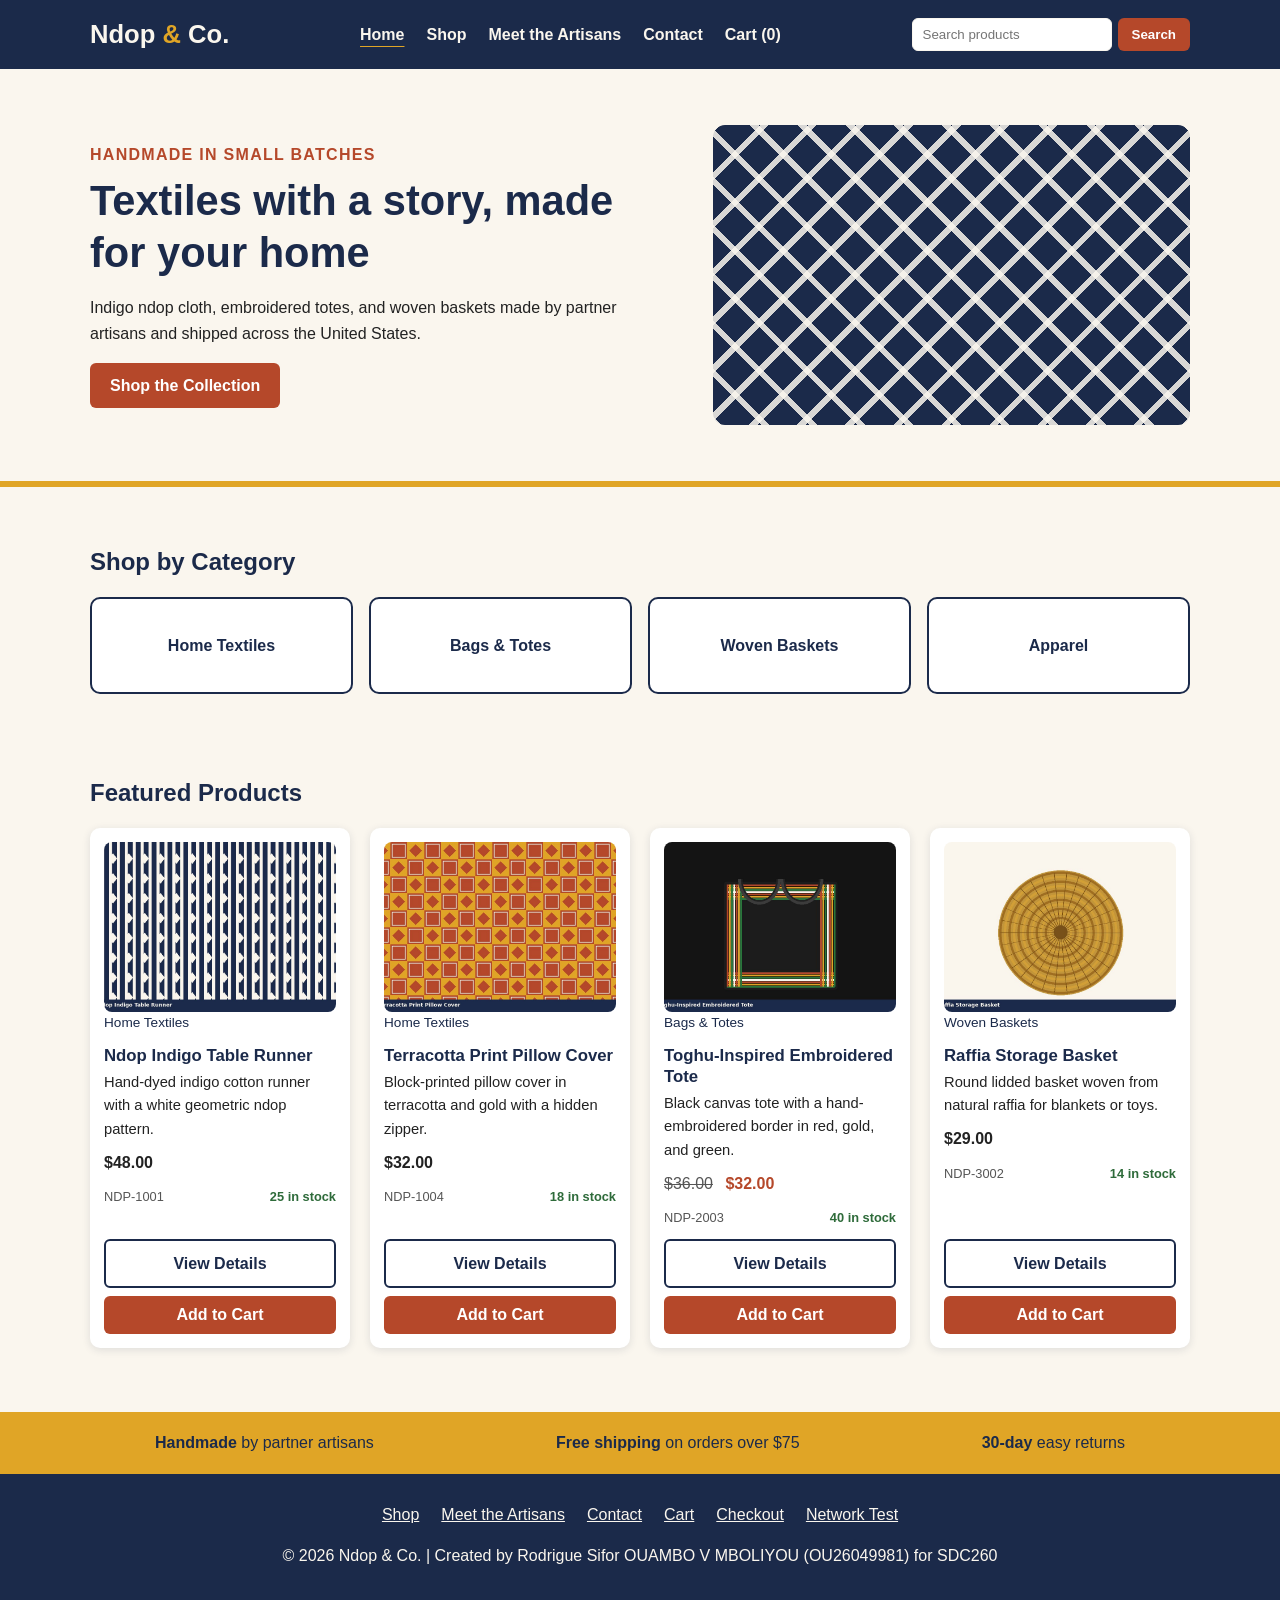
<file: index.html>
<!DOCTYPE html>
<html lang="en">
<head>
    <!--
        Project: SDC260 5.5 Project - Grand Opening (Ndop & Co. online store)
        Author: Rodrigue Sifor OUAMBO V MBOLIYOU (Student ID: OU26049981)
        Date: November 24, 2026 (last updated)
        Purpose: Store homepage for Ndop &amp; Co. This Week 2 version keeps the semantic homepage layout from the proposal and uses the shared brand stylesheet, real product images, and a responsive header with a mobile menu.
    -->
    <meta charset="UTF-8">
    <meta name="viewport" content="width=device-width, initial-scale=1.0">
    <meta name="description" content="Ndop &amp; Co. - handmade, Cameroonian-inspired textiles and home goods.">
    <title>Ndop &amp; Co. | Handmade Textiles &amp; Home Goods</title>
    <link rel="icon" href="images/favicon.svg" type="image/svg+xml">
    <link rel="stylesheet" href="css/styles.css">
</head>
<body>
    <a class="skip-link" href="#main">Skip to main content</a>

    <header class="site-header">
        <div class="container header-inner">
            <a class="logo" href="index.html" aria-label="Ndop and Co. home">Ndop <span>&amp;</span> Co.</a>

            <input type="checkbox" id="nav-toggle" class="nav-toggle" aria-label="Show or hide the main menu">
            <label for="nav-toggle" class="menu-button">Menu</label>
            <nav aria-label="Main">
                <ul class="nav-list">
                        <li><a href="index.html" aria-current="page">Home</a></li>
                        <li><a href="shop.html">Shop</a></li>
                        <li><a href="about.html">Meet the Artisans</a></li>
                        <li><a href="contact.html">Contact</a></li>
                        <li><a href="cart.html">Cart (0)</a></li>
                </ul>
            </nav>

            <form class="search" action="shop.html" method="get" role="search">
                <label for="q" class="visually-hidden">Search products</label>
                <input type="search" id="q" name="q" placeholder="Search products">
                <button type="submit">Search</button>
            </form>
        </div>
    </header>
    <main id="main">

        <section class="hero" aria-labelledby="hero-title">
            <div class="container hero-inner">
                <div class="hero-text">
                    <p class="eyebrow">Handmade in small batches</p>
                    <h1 id="hero-title">Textiles with a story, made for your home</h1>
                    <p>Indigo ndop cloth, embroidered totes, and woven baskets made by partner artisans and shipped across the United States.</p>
                    <a class="btn btn-primary" href="shop.html">Shop the Collection</a>
                </div>
                <div class="hero-art" role="img" aria-label="Pattern inspired by indigo ndop cloth"></div>
            </div>
        </section>

        <section class="container categories" aria-labelledby="cat-title">
            <h2 id="cat-title">Shop by Category</h2>
            <ul class="tile-grid">
                <li><a class="tile" href="shop.html?q=textiles">Home Textiles</a></li>
                <li><a class="tile" href="shop.html?q=tote">Bags &amp; Totes</a></li>
                <li><a class="tile" href="shop.html?q=raffia">Woven Baskets</a></li>
                <li><a class="tile" href="shop.html?q=apparel">Apparel</a></li>
            </ul>
        </section>

        <section class="container featured" aria-labelledby="feat-title">
            <h2 id="feat-title">Featured Products</h2>
            <!-- Featured cards are created by js/shop.js from js/products.js -->
            <div class="product-grid" id="featured-grid"></div>
        </section>

        <section class="promises" aria-label="Store promises">
            <ul class="container promise-list">
                <li><strong>Handmade</strong> by partner artisans</li>
                <li><strong>Free shipping</strong> on orders over $75</li>
                <li><strong>30-day</strong> easy returns</li>
            </ul>
        </section>

    </main>

    <footer class="site-footer">
        <div class="container">
            <nav aria-label="Footer">
                <ul class="footer-links">
                    <li><a href="shop.html">Shop</a></li>
                    <li><a href="about.html">Meet the Artisans</a></li>
                    <li><a href="contact.html">Contact</a></li>
                    <li><a href="cart.html">Cart</a></li>
                    <li><a href="checkout.html">Checkout</a></li>
                    <li><a href="network.html">Network Test</a></li>
                </ul>
            </nav>
            <p>&copy; 2026 Ndop &amp; Co. | Created by Rodrigue Sifor OUAMBO V MBOLIYOU (OU26049981) for SDC260</p>
        </div>
    </footer>

    <script src="js/products.js"></script>
    <script src="js/cart.js"></script>
    <script src="js/coupons.js"></script>
    <script src="js/shop.js"></script>
</body>
</html>
</file>
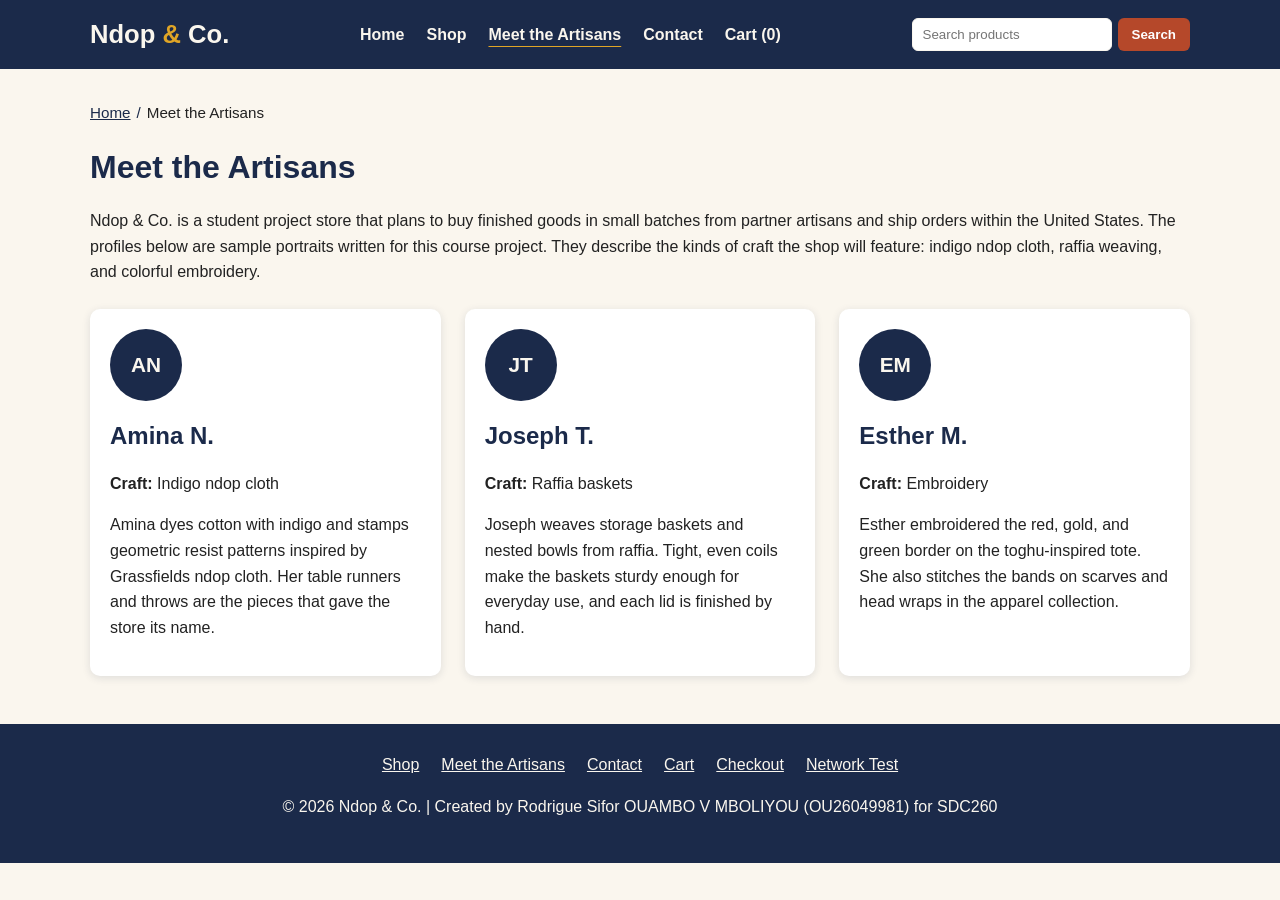
<file: about.html>
<!DOCTYPE html>
<html lang="en">
<head>
    <!--
        Project: SDC260 5.5 Project - Grand Opening (Ndop & Co. online store)
        Author: Rodrigue Sifor OUAMBO V MBOLIYOU (Student ID: OU26049981)
        Date: November 24, 2026 (last updated)
        Purpose: Meet the Artisans page for Ndop &amp; Co. It introduces the store's focus on Cameroonian-inspired textiles and presents three fictional partner artisan profiles for this student project, using initial avatars instead of photographs.
    -->
    <meta charset="UTF-8">
    <meta name="viewport" content="width=device-width, initial-scale=1.0">
    <meta name="description" content="Ndop &amp; Co. - handmade, Cameroonian-inspired textiles and home goods.">
    <title>Meet the Artisans | Ndop &amp; Co.</title>
    <link rel="icon" href="images/favicon.svg" type="image/svg+xml">
    <link rel="stylesheet" href="css/styles.css">
</head>
<body>
    <a class="skip-link" href="#main">Skip to main content</a>

    <header class="site-header">
        <div class="container header-inner">
            <a class="logo" href="index.html" aria-label="Ndop and Co. home">Ndop <span>&amp;</span> Co.</a>

            <input type="checkbox" id="nav-toggle" class="nav-toggle" aria-label="Show or hide the main menu">
            <label for="nav-toggle" class="menu-button">Menu</label>
            <nav aria-label="Main">
                <ul class="nav-list">
                        <li><a href="index.html">Home</a></li>
                        <li><a href="shop.html">Shop</a></li>
                        <li><a href="about.html" aria-current="page">Meet the Artisans</a></li>
                        <li><a href="contact.html">Contact</a></li>
                        <li><a href="cart.html">Cart (0)</a></li>
                </ul>
            </nav>

            <form class="search" action="shop.html" method="get" role="search">
                <label for="q" class="visually-hidden">Search products</label>
                <input type="search" id="q" name="q" placeholder="Search products">
                <button type="submit">Search</button>
            </form>
        </div>
    </header>
    <main id="main">
        <header class="container page-hero">
            <nav class="breadcrumb" aria-label="Breadcrumb">
                <ol>
                    <li><a href="index.html">Home</a></li>
                    <li aria-current="page">Meet the Artisans</li>
                </ol>
            </nav>
            <h1>Meet the Artisans</h1>
            <p>Ndop &amp; Co. is a student project store that plans to buy finished goods in small batches from partner artisans and ship orders within the United States. The profiles below are sample portraits written for this course project. They describe the kinds of craft the shop will feature: indigo ndop cloth, raffia weaving, and colorful embroidery.</p>
        </header>

        <div class="container artisan-grid">
            <article class="artisan-card">
                <div class="avatar" aria-hidden="true">AN</div>
                <h2>Amina N.</h2>
                <p><strong>Craft:</strong> Indigo ndop cloth</p>
                <p>Amina dyes cotton with indigo and stamps geometric resist patterns inspired by Grassfields ndop cloth. Her table runners and throws are the pieces that gave the store its name.</p>
            </article>
            <article class="artisan-card">
                <div class="avatar" aria-hidden="true">JT</div>
                <h2>Joseph T.</h2>
                <p><strong>Craft:</strong> Raffia baskets</p>
                <p>Joseph weaves storage baskets and nested bowls from raffia. Tight, even coils make the baskets sturdy enough for everyday use, and each lid is finished by hand.</p>
            </article>
            <article class="artisan-card">
                <div class="avatar" aria-hidden="true">EM</div>
                <h2>Esther M.</h2>
                <p><strong>Craft:</strong> Embroidery</p>
                <p>Esther embroidered the red, gold, and green border on the toghu-inspired tote. She also stitches the bands on scarves and head wraps in the apparel collection.</p>
            </article>
        </div>
    </main>

    <footer class="site-footer">
        <div class="container">
            <nav aria-label="Footer">
                <ul class="footer-links">
                    <li><a href="shop.html">Shop</a></li>
                    <li><a href="about.html">Meet the Artisans</a></li>
                    <li><a href="contact.html">Contact</a></li>
                    <li><a href="cart.html">Cart</a></li>
                    <li><a href="checkout.html">Checkout</a></li>
                    <li><a href="network.html">Network Test</a></li>
                </ul>
            </nav>
            <p>&copy; 2026 Ndop &amp; Co. | Created by Rodrigue Sifor OUAMBO V MBOLIYOU (OU26049981) for SDC260</p>
        </div>
    </footer>

    <script src="js/products.js"></script>
    <script src="js/cart.js"></script>
</body>
</html>
</file>
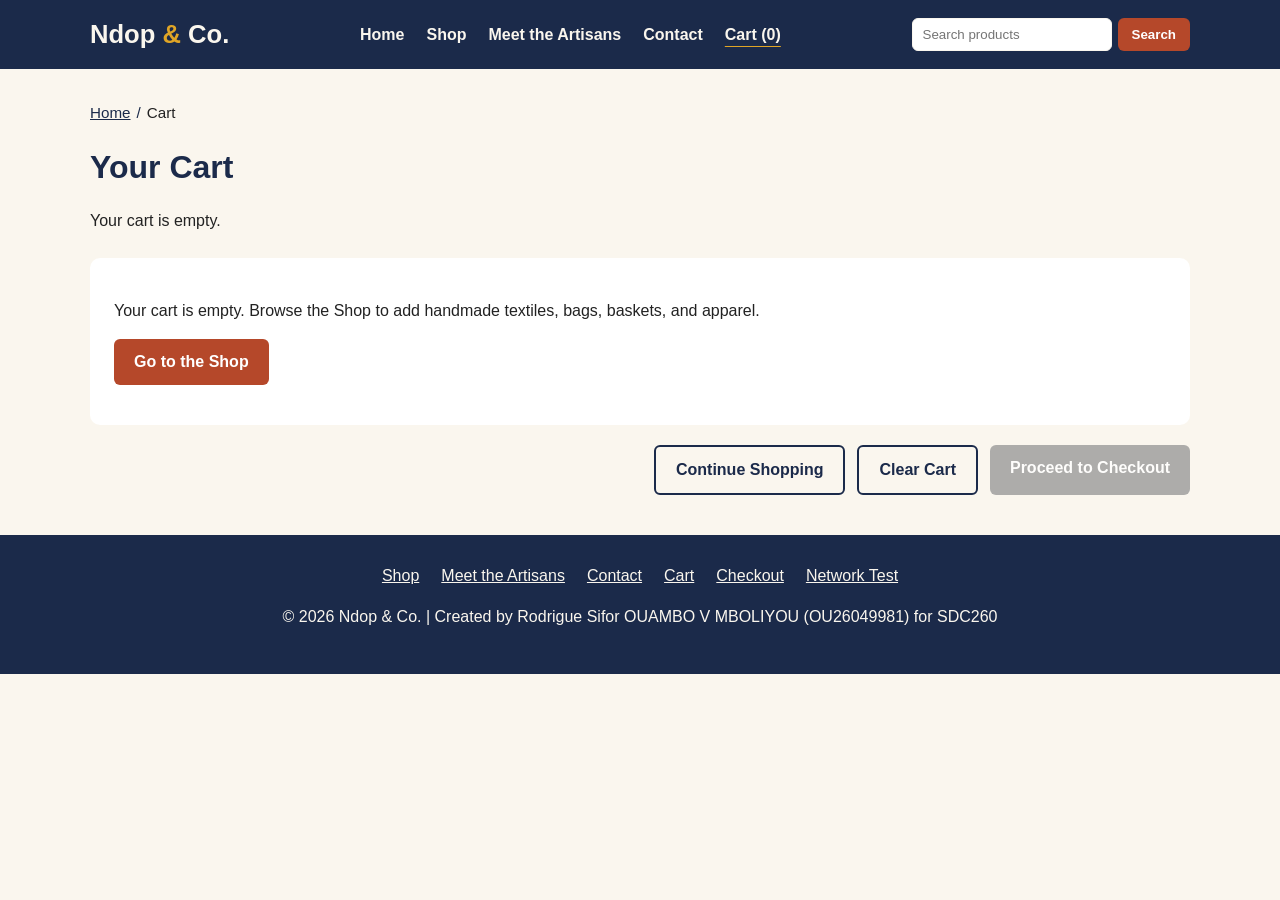
<file: cart.html>
<!DOCTYPE html>
<html lang="en">
<head>
    <!--
        Project: SDC260 5.5 Project - Grand Opening (Ndop & Co. online store)
        Author: Rodrigue Sifor OUAMBO V MBOLIYOU (Student ID: OU26049981)
        Date: November 24, 2026 (last updated)
        Purpose: Shopping cart page for Ndop &amp; Co. Week 4: the cart is built from the cart saved in localStorage, with quantity buttons, Remove, Clear Cart, live totals, and a button to Checkout.
    -->
    <meta charset="UTF-8">
    <meta name="viewport" content="width=device-width, initial-scale=1.0">
    <meta name="description" content="Ndop &amp; Co. - handmade, Cameroonian-inspired textiles and home goods.">
    <title>Your Cart | Ndop &amp; Co.</title>
    <link rel="icon" href="images/favicon.svg" type="image/svg+xml">
    <link rel="stylesheet" href="css/styles.css">
</head>
<body>
    <a class="skip-link" href="#main">Skip to main content</a>

    <header class="site-header">
        <div class="container header-inner">
            <a class="logo" href="index.html" aria-label="Ndop and Co. home">Ndop <span>&amp;</span> Co.</a>

            <input type="checkbox" id="nav-toggle" class="nav-toggle" aria-label="Show or hide the main menu">
            <label for="nav-toggle" class="menu-button">Menu</label>
            <nav aria-label="Main">
                <ul class="nav-list">
                        <li><a href="index.html">Home</a></li>
                        <li><a href="shop.html">Shop</a></li>
                        <li><a href="about.html">Meet the Artisans</a></li>
                        <li><a href="contact.html">Contact</a></li>
                        <li><a href="cart.html" aria-current="page">Cart (0)</a></li>
                </ul>
            </nav>

            <form class="search" action="shop.html" method="get" role="search">
                <label for="q" class="visually-hidden">Search products</label>
                <input type="search" id="q" name="q" placeholder="Search products">
                <button type="submit">Search</button>
            </form>
        </div>
    </header>
    <main id="main">
        <header class="container page-hero">
            <nav class="breadcrumb" aria-label="Breadcrumb">
                <ol>
                    <li><a href="index.html">Home</a></li>
                    <li aria-current="page">Cart</li>
                </ol>
            </nav>
            <h1>Your Cart</h1>
            <p id="cart-intro">Loading your cart...</p>
        </header>

        <div class="container">
            <div id="cart-empty" class="empty-state" hidden>
                <p>Your cart is empty. Browse the Shop to add handmade textiles, bags, baskets, and apparel.</p>
                <p><a class="btn btn-primary" href="shop.html">Go to the Shop</a></p>
            </div>

            <table class="cart-table" id="cart-table">
                <caption class="visually-hidden">Items in the cart</caption>
                <thead>
                    <tr>
                        <th scope="col">Item</th>
                        <th scope="col">Price</th>
                        <th scope="col">Quantity</th>
                        <th scope="col">Line total</th>
                        <th scope="col"><span class="visually-hidden">Remove</span></th>
                    </tr>
                </thead>
                <tbody id="cart-body"></tbody>
            </table>

            <div class="totals" id="cart-totals">
                <p><span>Subtotal</span> <span id="cart-subtotal">$0.00</span></p>
                <p><span>Shipping</span> <span id="cart-shipping">Free</span></p>
                <p><span>Estimated tax (6%)</span> <span id="cart-tax">$0.00</span></p>
                <p class="grand"><span>Total</span> <span id="cart-total">$0.00</span></p>
                <p class="note" id="shipping-hint"></p>
            </div>

            <p class="cart-actions">
                <a class="btn btn-secondary" href="shop.html">Continue Shopping</a>
                <button type="button" class="btn btn-secondary" id="clear-cart">Clear Cart</button>
                <a class="btn btn-primary" id="checkout-link" href="checkout.html">Proceed to Checkout</a>
            </p>
        </div>
    </main>

    <footer class="site-footer">
        <div class="container">
            <nav aria-label="Footer">
                <ul class="footer-links">
                    <li><a href="shop.html">Shop</a></li>
                    <li><a href="about.html">Meet the Artisans</a></li>
                    <li><a href="contact.html">Contact</a></li>
                    <li><a href="cart.html">Cart</a></li>
                    <li><a href="checkout.html">Checkout</a></li>
                    <li><a href="network.html">Network Test</a></li>
                </ul>
            </nav>
            <p>&copy; 2026 Ndop &amp; Co. | Created by Rodrigue Sifor OUAMBO V MBOLIYOU (OU26049981) for SDC260</p>
        </div>
    </footer>

    <script src="js/products.js"></script>
    <script src="js/cart.js"></script>
    <script src="js/cart-page.js"></script>
</body>
</html>
</file>
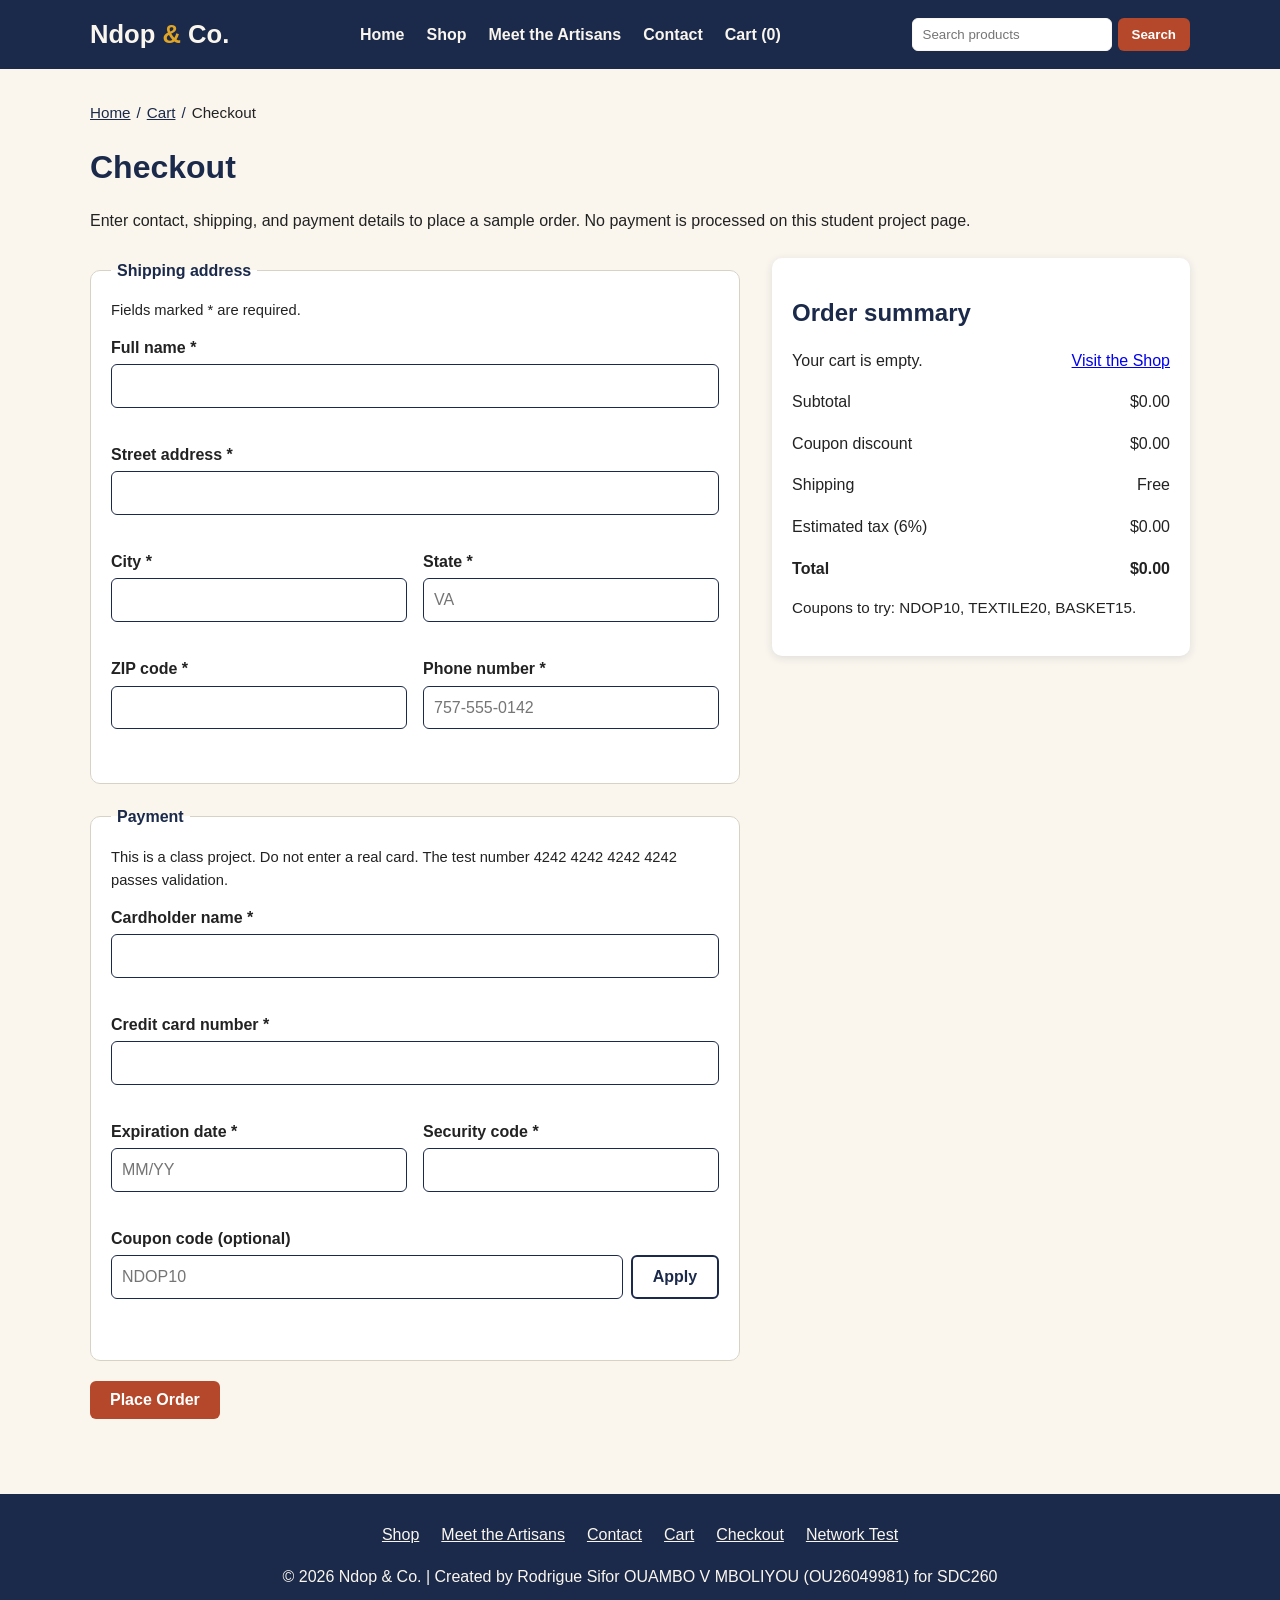
<file: checkout.html>
<!DOCTYPE html>
<html lang="en">
<head>
    <!--
        Project: SDC260 5.5 Project - Grand Opening (Ndop & Co. online store)
        Author: Rodrigue Sifor OUAMBO V MBOLIYOU (Student ID: OU26049981)
        Date: November 24, 2026 (last updated)
        Purpose: Checkout page for Ndop &amp; Co. It has a Shipping form and a Purchase form with required fields, a coupon code box, and a live order summary. js/validation.js checks every required field and js/checkout.js applies coupons and recalculates the totals.
    -->
    <meta charset="UTF-8">
    <meta name="viewport" content="width=device-width, initial-scale=1.0">
    <meta name="description" content="Ndop &amp; Co. - handmade, Cameroonian-inspired textiles and home goods.">
    <title>Checkout | Ndop &amp; Co.</title>
    <link rel="icon" href="images/favicon.svg" type="image/svg+xml">
    <link rel="stylesheet" href="css/styles.css">
</head>
<body>
    <a class="skip-link" href="#main">Skip to main content</a>

    <header class="site-header">
        <div class="container header-inner">
            <a class="logo" href="index.html" aria-label="Ndop and Co. home">Ndop <span>&amp;</span> Co.</a>

            <input type="checkbox" id="nav-toggle" class="nav-toggle" aria-label="Show or hide the main menu">
            <label for="nav-toggle" class="menu-button">Menu</label>
            <nav aria-label="Main">
                <ul class="nav-list">
                        <li><a href="index.html">Home</a></li>
                        <li><a href="shop.html">Shop</a></li>
                        <li><a href="about.html">Meet the Artisans</a></li>
                        <li><a href="contact.html">Contact</a></li>
                        <li><a href="cart.html">Cart (0)</a></li>
                </ul>
            </nav>

            <form class="search" action="shop.html" method="get" role="search">
                <label for="q" class="visually-hidden">Search products</label>
                <input type="search" id="q" name="q" placeholder="Search products">
                <button type="submit">Search</button>
            </form>
        </div>
    </header>
    <main id="main">
        <header class="container page-hero">
            <nav class="breadcrumb" aria-label="Breadcrumb">
                <ol>
                    <li><a href="index.html">Home</a></li>
                    <li><a href="cart.html">Cart</a></li>
                    <li aria-current="page">Checkout</li>
                </ol>
            </nav>
            <h1>Checkout</h1>
            <p>Enter contact, shipping, and payment details to place a sample order. No payment is processed on this student project page.</p>
        </header>

        <div class="container checkout-layout">
            <div class="checkout-forms">
                <!-- Shipping form -->
                <form id="shipping-form" class="checkout-form" novalidate aria-labelledby="shipping-title">
                    <fieldset>
                        <legend id="shipping-title">Shipping address</legend>
                        <p class="required-note">Fields marked * are required.</p>
                        <div class="field">
                            <label for="ship-name">Full name *</label>
                            <input type="text" id="ship-name" name="ship-name" autocomplete="name" required aria-describedby="ship-name-error">
                            <p class="error-text" id="ship-name-error" aria-live="polite"></p>
                        </div>
                        <div class="field">
                            <label for="ship-street">Street address *</label>
                            <input type="text" id="ship-street" name="ship-street" autocomplete="address-line1" required aria-describedby="ship-street-error">
                            <p class="error-text" id="ship-street-error" aria-live="polite"></p>
                        </div>
                        <div class="field-row">
                            <div class="field">
                                <label for="ship-city">City *</label>
                                <input type="text" id="ship-city" name="ship-city" autocomplete="address-level2" required aria-describedby="ship-city-error">
                                <p class="error-text" id="ship-city-error" aria-live="polite"></p>
                            </div>
                            <div class="field">
                                <label for="ship-state">State *</label>
                                <input type="text" id="ship-state" name="ship-state" autocomplete="address-level1" maxlength="2" placeholder="VA" required aria-describedby="ship-state-error">
                                <p class="error-text" id="ship-state-error" aria-live="polite"></p>
                            </div>
                        </div>
                        <div class="field-row">
                            <div class="field">
                                <label for="ship-zip">ZIP code *</label>
                                <input type="text" id="ship-zip" name="ship-zip" autocomplete="postal-code" inputmode="numeric" required aria-describedby="ship-zip-error">
                                <p class="error-text" id="ship-zip-error" aria-live="polite"></p>
                            </div>
                            <div class="field">
                                <label for="ship-phone">Phone number *</label>
                                <input type="tel" id="ship-phone" name="ship-phone" autocomplete="tel" placeholder="757-555-0142" required aria-describedby="ship-phone-error">
                                <p class="error-text" id="ship-phone-error" aria-live="polite"></p>
                            </div>
                        </div>
                    </fieldset>
                </form>

                <!-- Purchase (payment) form -->
                <form id="purchase-form" class="checkout-form" novalidate aria-labelledby="purchase-title">
                    <fieldset>
                        <legend id="purchase-title">Payment</legend>
                        <p class="required-note">This is a class project. Do not enter a real card. The test number 4242 4242 4242 4242 passes validation.</p>
                        <div class="field">
                            <label for="card-name">Cardholder name *</label>
                            <input type="text" id="card-name" name="card-name" autocomplete="cc-name" required aria-describedby="card-name-error">
                            <p class="error-text" id="card-name-error" aria-live="polite"></p>
                        </div>
                        <div class="field">
                            <label for="card-number">Credit card number *</label>
                            <input type="text" id="card-number" name="card-number" inputmode="numeric" autocomplete="cc-number" required aria-describedby="card-number-error">
                            <p class="error-text" id="card-number-error" aria-live="polite"></p>
                        </div>
                        <div class="field-row">
                            <div class="field">
                                <label for="card-exp">Expiration date *</label>
                                <input type="text" id="card-exp" name="card-exp" placeholder="MM/YY" autocomplete="cc-exp" required aria-describedby="card-exp-error">
                                <p class="error-text" id="card-exp-error" aria-live="polite"></p>
                            </div>
                            <div class="field">
                                <label for="card-cvc">Security code *</label>
                                <input type="text" id="card-cvc" name="card-cvc" inputmode="numeric" autocomplete="cc-csc" maxlength="4" required aria-describedby="card-cvc-error">
                                <p class="error-text" id="card-cvc-error" aria-live="polite"></p>
                            </div>
                        </div>
                        <div class="field">
                            <label for="coupon">Coupon code (optional)</label>
                            <div class="inline-field">
                                <input type="text" id="coupon" name="coupon" autocomplete="off" placeholder="NDOP10">
                                <button type="button" id="apply-coupon" class="btn btn-secondary">Apply</button>
                            </div>
                            <p id="coupon-message" class="form-message" aria-live="polite"></p>
                        </div>
                    </fieldset>

                    <button class="btn btn-primary" type="submit">Place Order</button>
                    <p id="checkout-status" class="form-message" aria-live="polite"></p>
                </form>
            </div>

            <aside class="order-summary" aria-labelledby="summary-title">
                <h2 id="summary-title">Order summary</h2>
                <div id="summary-lines"></div>
                <p>Subtotal <span id="summary-subtotal">$0.00</span></p>
                <p>Coupon discount <span id="summary-discount">$0.00</span></p>
                <p>Shipping <span id="summary-shipping">Free</span></p>
                <p>Estimated tax (6%) <span id="summary-tax">$0.00</span></p>
                <p class="price">Total <span id="summary-total">$0.00</span></p>
                <p class="note">Coupons to try: NDOP10, TEXTILE20, BASKET15.</p>
            </aside>
        </div>
    </main>

    <footer class="site-footer">
        <div class="container">
            <nav aria-label="Footer">
                <ul class="footer-links">
                    <li><a href="shop.html">Shop</a></li>
                    <li><a href="about.html">Meet the Artisans</a></li>
                    <li><a href="contact.html">Contact</a></li>
                    <li><a href="cart.html">Cart</a></li>
                    <li><a href="checkout.html">Checkout</a></li>
                    <li><a href="network.html">Network Test</a></li>
                </ul>
            </nav>
            <p>&copy; 2026 Ndop &amp; Co. | Created by Rodrigue Sifor OUAMBO V MBOLIYOU (OU26049981) for SDC260</p>
        </div>
    </footer>

    <script src="js/products.js"></script>
    <script src="js/cart.js"></script>
    <script src="js/coupons.js"></script>
    <script src="js/validation.js"></script>
    <script src="js/checkout.js"></script>
</body>
</html>
</file>
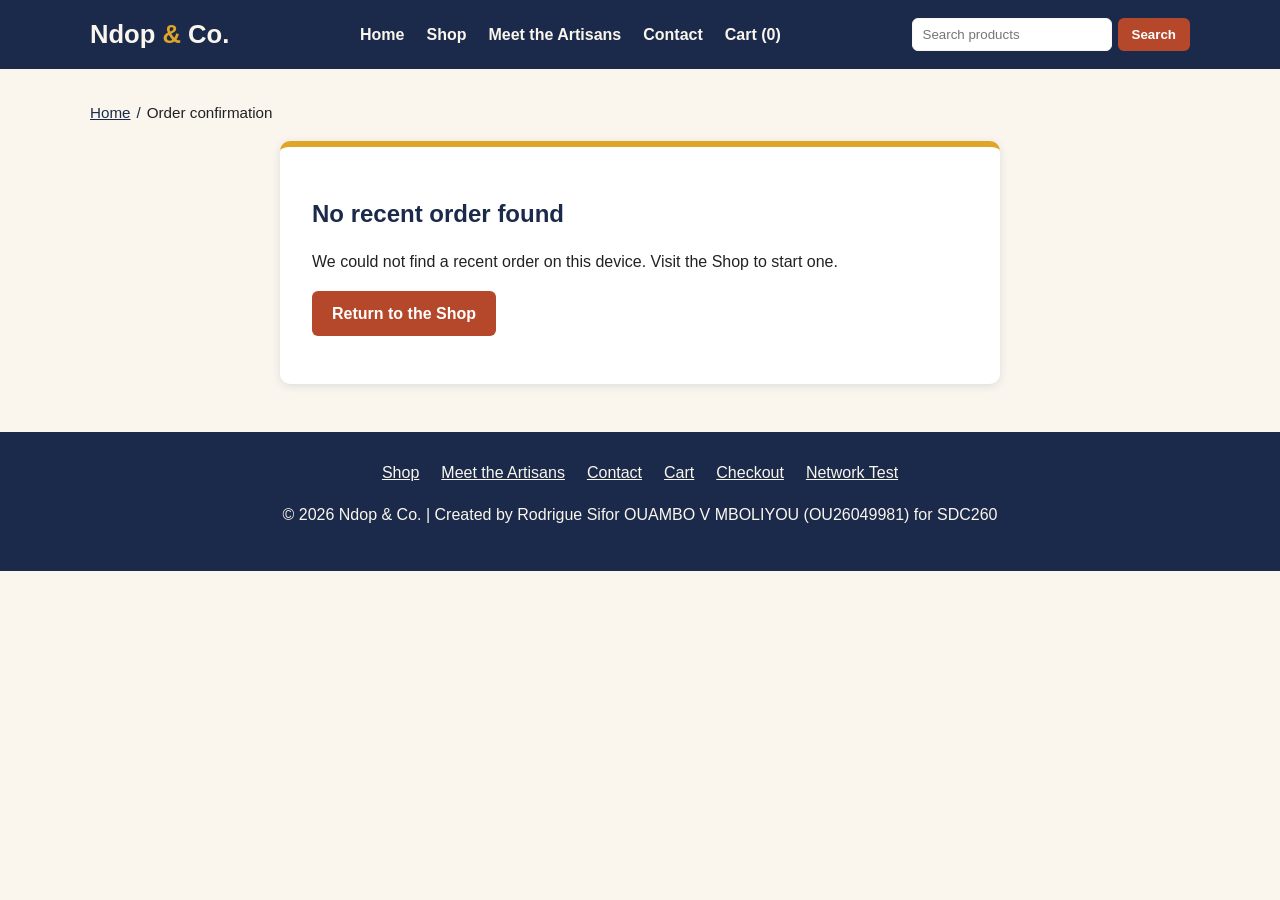
<file: confirmation.html>
<!DOCTYPE html>
<html lang="en">
<head>
    <!--
        Project: SDC260 5.5 Project - Grand Opening (Ndop & Co. online store)
        Author: Rodrigue Sifor OUAMBO V MBOLIYOU (Student ID: OU26049981)
        Date: November 24, 2026 (last updated)
        Purpose: Order Confirmation page for Ndop &amp; Co. Week 4: shows the order that was just placed (saved in localStorage by the checkout page).
    -->
    <meta charset="UTF-8">
    <meta name="viewport" content="width=device-width, initial-scale=1.0">
    <meta name="description" content="Ndop &amp; Co. - handmade, Cameroonian-inspired textiles and home goods.">
    <title>Order Confirmation | Ndop &amp; Co.</title>
    <link rel="icon" href="images/favicon.svg" type="image/svg+xml">
    <link rel="stylesheet" href="css/styles.css">
</head>
<body>
    <a class="skip-link" href="#main">Skip to main content</a>

    <header class="site-header">
        <div class="container header-inner">
            <a class="logo" href="index.html" aria-label="Ndop and Co. home">Ndop <span>&amp;</span> Co.</a>

            <input type="checkbox" id="nav-toggle" class="nav-toggle" aria-label="Show or hide the main menu">
            <label for="nav-toggle" class="menu-button">Menu</label>
            <nav aria-label="Main">
                <ul class="nav-list">
                        <li><a href="index.html">Home</a></li>
                        <li><a href="shop.html">Shop</a></li>
                        <li><a href="about.html">Meet the Artisans</a></li>
                        <li><a href="contact.html">Contact</a></li>
                        <li><a href="cart.html">Cart (0)</a></li>
                </ul>
            </nav>

            <form class="search" action="shop.html" method="get" role="search">
                <label for="q" class="visually-hidden">Search products</label>
                <input type="search" id="q" name="q" placeholder="Search products">
                <button type="submit">Search</button>
            </form>
        </div>
    </header>
    <main id="main">
        <div class="container page-hero">
            <nav class="breadcrumb" aria-label="Breadcrumb">
                <ol>
                    <li><a href="index.html">Home</a></li>
                    <li aria-current="page">Order confirmation</li>
                </ol>
            </nav>
        </div>
        <section class="container confirm-box" aria-labelledby="thanks-title">
            <h1 id="thanks-title">Thank you for your order</h1>
            <div id="confirm-details"></div>
            <p><a class="btn btn-primary" href="shop.html">Return to the Shop</a></p>
        </section>
    </main>

    <footer class="site-footer">
        <div class="container">
            <nav aria-label="Footer">
                <ul class="footer-links">
                    <li><a href="shop.html">Shop</a></li>
                    <li><a href="about.html">Meet the Artisans</a></li>
                    <li><a href="contact.html">Contact</a></li>
                    <li><a href="cart.html">Cart</a></li>
                    <li><a href="checkout.html">Checkout</a></li>
                    <li><a href="network.html">Network Test</a></li>
                </ul>
            </nav>
            <p>&copy; 2026 Ndop &amp; Co. | Created by Rodrigue Sifor OUAMBO V MBOLIYOU (OU26049981) for SDC260</p>
        </div>
    </footer>

    <script src="js/products.js"></script>
    <script src="js/cart.js"></script>
    <script src="js/confirmation.js"></script>
</body>
</html>
</file>
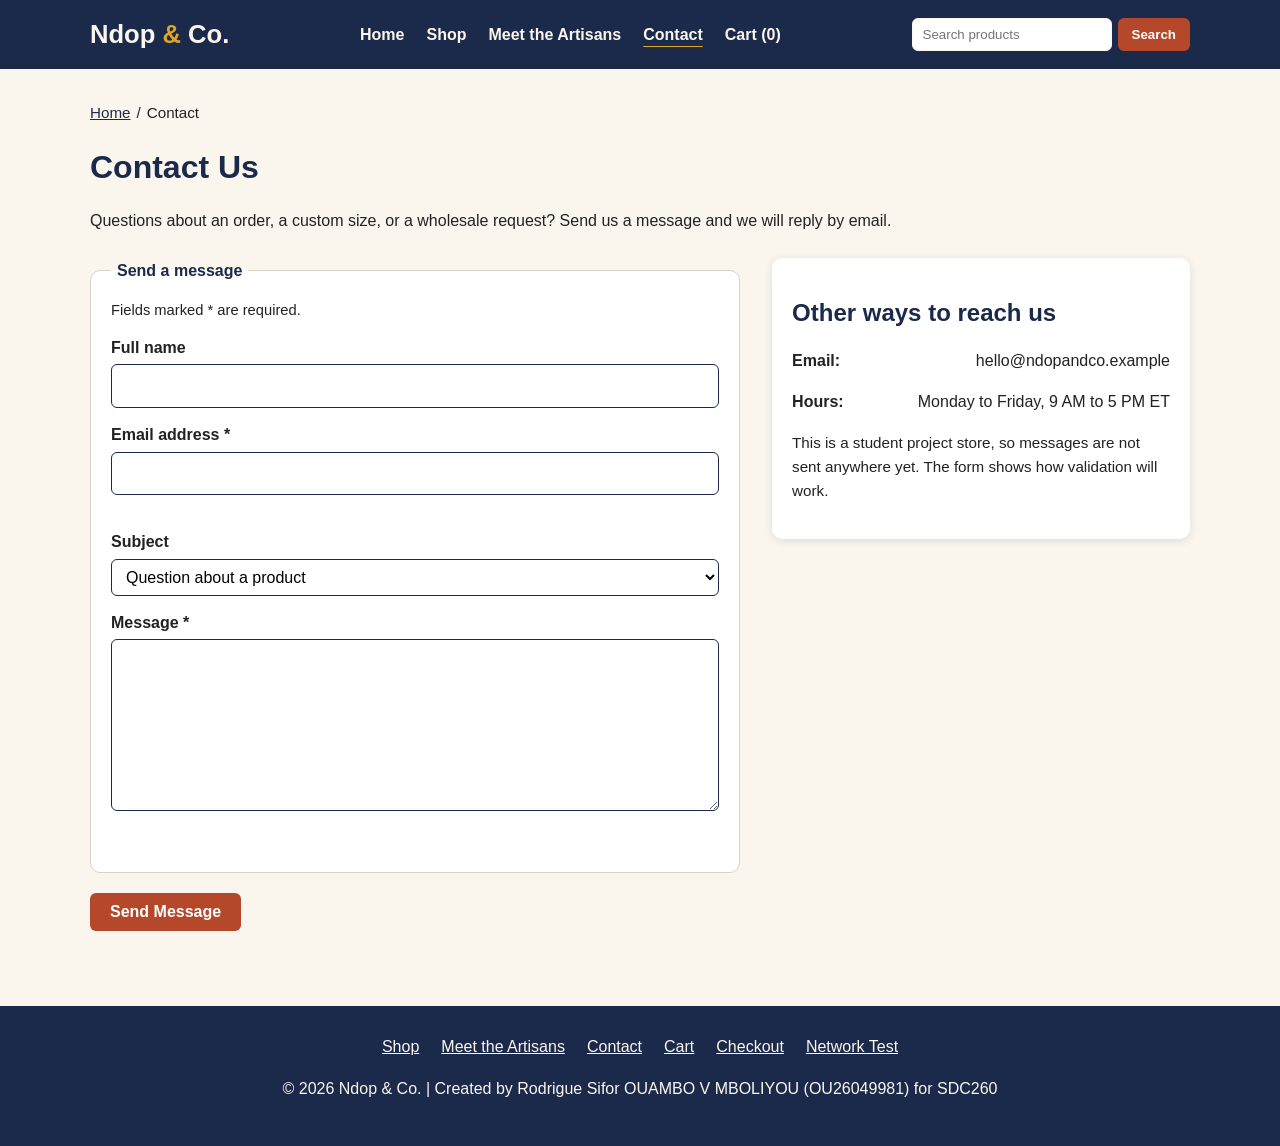
<file: contact.html>
<!DOCTYPE html>
<html lang="en">
<head>
    <!--
        Project: SDC260 5.5 Project - Grand Opening (Ndop & Co. online store)
        Author: Rodrigue Sifor OUAMBO V MBOLIYOU (Student ID: OU26049981)
        Date: November 24, 2026 (last updated)
        Purpose: Contact page for Ndop &amp; Co. (new in Week 3). The contact form asks for full name, email address (required), subject, and message (required); js/validation.js checks the required fields before the message is accepted.
    -->
    <meta charset="UTF-8">
    <meta name="viewport" content="width=device-width, initial-scale=1.0">
    <meta name="description" content="Ndop &amp; Co. - handmade, Cameroonian-inspired textiles and home goods.">
    <title>Contact Us | Ndop &amp; Co.</title>
    <link rel="icon" href="images/favicon.svg" type="image/svg+xml">
    <link rel="stylesheet" href="css/styles.css">
</head>
<body>
    <a class="skip-link" href="#main">Skip to main content</a>

    <header class="site-header">
        <div class="container header-inner">
            <a class="logo" href="index.html" aria-label="Ndop and Co. home">Ndop <span>&amp;</span> Co.</a>

            <input type="checkbox" id="nav-toggle" class="nav-toggle" aria-label="Show or hide the main menu">
            <label for="nav-toggle" class="menu-button">Menu</label>
            <nav aria-label="Main">
                <ul class="nav-list">
                        <li><a href="index.html">Home</a></li>
                        <li><a href="shop.html">Shop</a></li>
                        <li><a href="about.html">Meet the Artisans</a></li>
                        <li><a href="contact.html" aria-current="page">Contact</a></li>
                        <li><a href="cart.html">Cart (0)</a></li>
                </ul>
            </nav>

            <form class="search" action="shop.html" method="get" role="search">
                <label for="q" class="visually-hidden">Search products</label>
                <input type="search" id="q" name="q" placeholder="Search products">
                <button type="submit">Search</button>
            </form>
        </div>
    </header>
    <main id="main">
        <header class="container page-hero">
            <nav class="breadcrumb" aria-label="Breadcrumb">
                <ol>
                    <li><a href="index.html">Home</a></li>
                    <li aria-current="page">Contact</li>
                </ol>
            </nav>
            <h1>Contact Us</h1>
            <p>Questions about an order, a custom size, or a wholesale request? Send us a message and we will reply by email.</p>
        </header>

        <div class="container contact-layout">
            <form id="contact-form" class="checkout-form" novalidate>
                <fieldset>
                    <legend>Send a message</legend>
                    <p class="required-note">Fields marked * are required.</p>
                    <div class="field">
                        <label for="contact-name">Full name</label>
                        <input type="text" id="contact-name" name="contact-name" autocomplete="name">
                    </div>
                    <div class="field">
                        <label for="contact-email">Email address *</label>
                        <input type="email" id="contact-email" name="contact-email" autocomplete="email" required aria-describedby="contact-email-error">
                        <p class="error-text" id="contact-email-error" aria-live="polite"></p>
                    </div>
                    <div class="field">
                        <label for="contact-subject">Subject</label>
                        <select id="contact-subject" name="contact-subject">
                            <option>Question about a product</option>
                            <option>Order status</option>
                            <option>Custom or wholesale request</option>
                            <option>Other</option>
                        </select>
                    </div>
                    <div class="field">
                        <label for="contact-message">Message *</label>
                        <textarea id="contact-message" name="contact-message" rows="6" required aria-describedby="contact-message-error"></textarea>
                        <p class="error-text" id="contact-message-error" aria-live="polite"></p>
                    </div>
                </fieldset>
                <button type="submit" class="btn btn-primary">Send Message</button>
                <p id="contact-status" class="form-message" aria-live="polite"></p>
            </form>

            <aside class="order-summary" aria-labelledby="reach-title">
                <h2 id="reach-title">Other ways to reach us</h2>
                <p><strong>Email:</strong> hello@ndopandco.example</p>
                <p><strong>Hours:</strong> Monday to Friday, 9 AM to 5 PM ET</p>
                <p class="note">This is a student project store, so messages are not sent anywhere yet. The form shows how validation will work.</p>
            </aside>
        </div>
    </main>

    <footer class="site-footer">
        <div class="container">
            <nav aria-label="Footer">
                <ul class="footer-links">
                    <li><a href="shop.html">Shop</a></li>
                    <li><a href="about.html">Meet the Artisans</a></li>
                    <li><a href="contact.html">Contact</a></li>
                    <li><a href="cart.html">Cart</a></li>
                    <li><a href="checkout.html">Checkout</a></li>
                    <li><a href="network.html">Network Test</a></li>
                </ul>
            </nav>
            <p>&copy; 2026 Ndop &amp; Co. | Created by Rodrigue Sifor OUAMBO V MBOLIYOU (OU26049981) for SDC260</p>
        </div>
    </footer>

    <script src="js/products.js"></script>
    <script src="js/cart.js"></script>
    <script src="js/validation.js"></script>
</body>
</html>
</file>
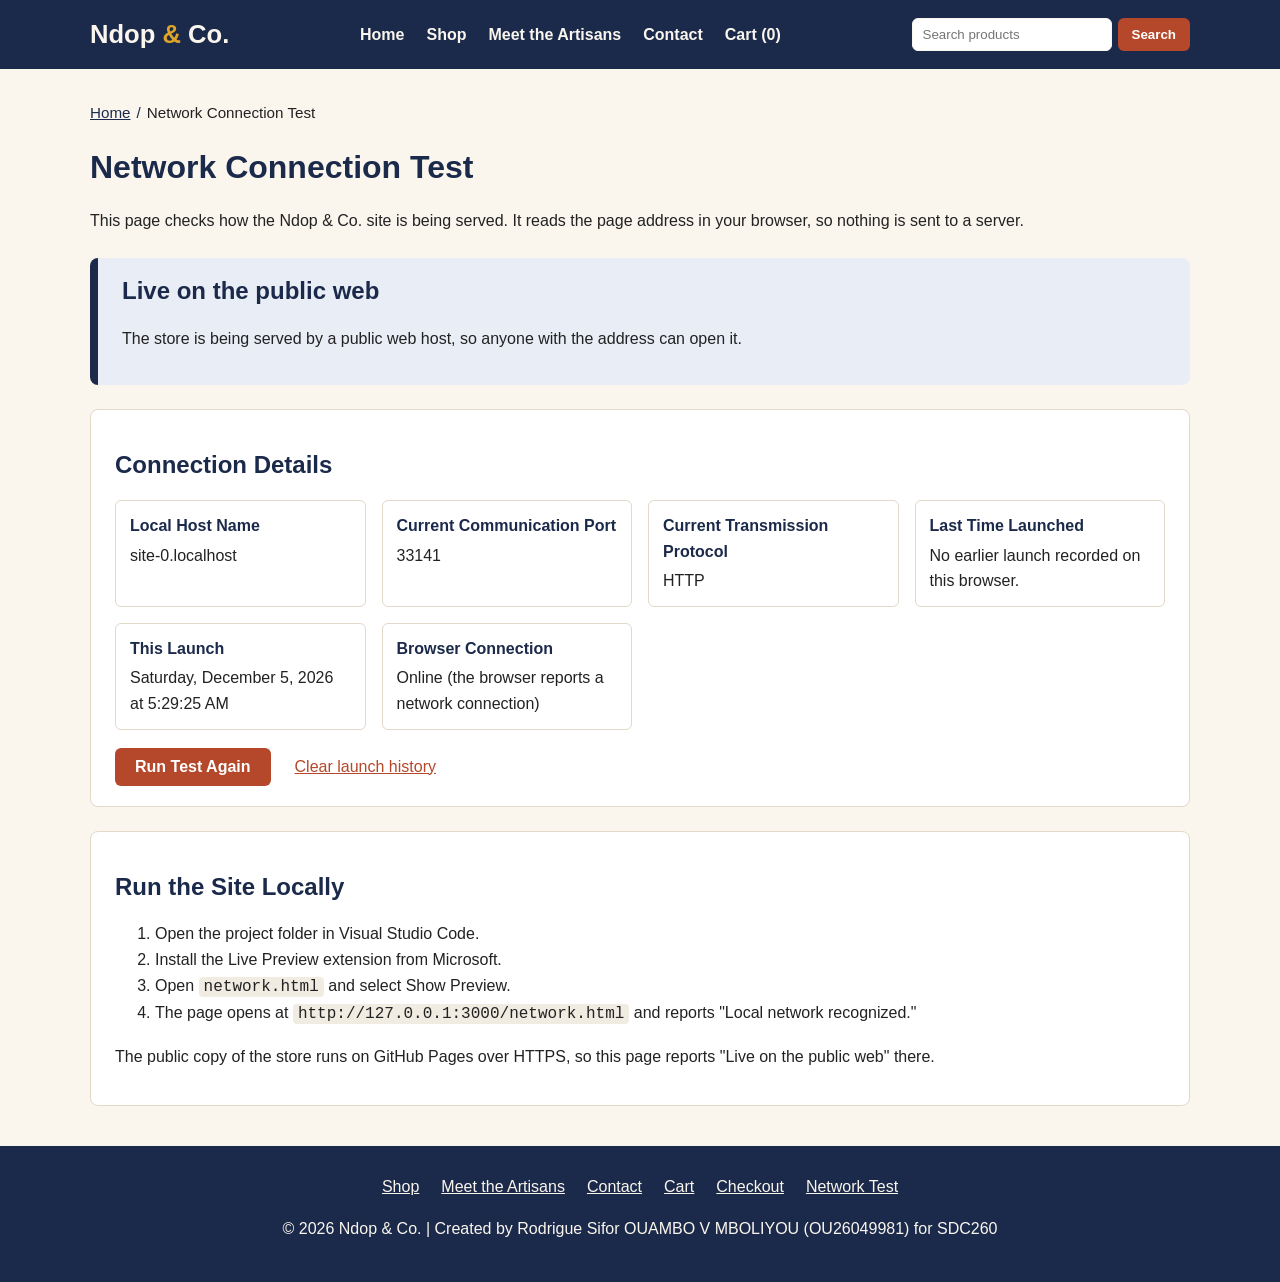
<file: network.html>
<!DOCTYPE html>
<html lang="en">
<head>
    <!--
        Project: SDC260 5.5 Project - Grand Opening (Ndop & Co. online store)
        Author: Rodrigue Sifor OUAMBO V MBOLIYOU (Student ID: OU26049981)
        Date: November 24, 2026 (last updated)
        Purpose: Network Connection Test page for Ndop &amp; Co. It reads the page address to show the Local Host Name, Current Communication Port, Current Transmission Protocol, and Last Time Launched (saved in a cookie), and it tells the visitor whether the site is running on a local development server, on the public web, or as a plain file.
    -->
    <meta charset="UTF-8">
    <meta name="viewport" content="width=device-width, initial-scale=1.0">
    <meta name="description" content="Ndop &amp; Co. - handmade, Cameroonian-inspired textiles and home goods.">
    <title>Network Connection Test | Ndop &amp; Co.</title>
    <link rel="icon" href="images/favicon.svg" type="image/svg+xml">
    <link rel="stylesheet" href="css/styles.css">
</head>
<body>
    <a class="skip-link" href="#main">Skip to main content</a>

    <header class="site-header">
        <div class="container header-inner">
            <a class="logo" href="index.html" aria-label="Ndop and Co. home">Ndop <span>&amp;</span> Co.</a>

            <input type="checkbox" id="nav-toggle" class="nav-toggle" aria-label="Show or hide the main menu">
            <label for="nav-toggle" class="menu-button">Menu</label>
            <nav aria-label="Main">
                <ul class="nav-list">
                        <li><a href="index.html">Home</a></li>
                        <li><a href="shop.html">Shop</a></li>
                        <li><a href="about.html">Meet the Artisans</a></li>
                        <li><a href="contact.html">Contact</a></li>
                        <li><a href="cart.html">Cart (0)</a></li>
                </ul>
            </nav>

            <form class="search" action="shop.html" method="get" role="search">
                <label for="q" class="visually-hidden">Search products</label>
                <input type="search" id="q" name="q" placeholder="Search products">
                <button type="submit">Search</button>
            </form>
        </div>
    </header>
    <main id="main">
        <header class="container page-hero">
            <nav class="breadcrumb" aria-label="Breadcrumb">
                <ol>
                    <li><a href="index.html">Home</a></li>
                    <li aria-current="page">Network Connection Test</li>
                </ol>
            </nav>
            <h1>Network Connection Test</h1>
            <p>This page checks how the Ndop &amp; Co. site is being served. It reads the page address in your browser, so nothing is sent to a server.</p>
        </header>

        <div class="container network-layout">
            <!-- Result banner: filled in by js/network.js -->
            <section id="network-banner" class="network-banner" aria-live="polite">
                <h2 id="network-title">Running network test...</h2>
                <p id="network-message">If this message stays, JavaScript is turned off.</p>
            </section>

            <!-- Telemetry results -->
            <section class="network-card" aria-labelledby="results-heading">
                <h2 id="results-heading">Connection Details</h2>
                <dl class="network-results">
                    <div>
                        <dt>Local Host Name</dt>
                        <dd id="host-name">Detecting...</dd>
                    </div>
                    <div>
                        <dt>Current Communication Port</dt>
                        <dd id="port-number">Detecting...</dd>
                    </div>
                    <div>
                        <dt>Current Transmission Protocol</dt>
                        <dd id="protocol-name">Detecting...</dd>
                    </div>
                    <div>
                        <dt>Last Time Launched</dt>
                        <dd id="last-launch">Detecting...</dd>
                    </div>
                    <div>
                        <dt>This Launch</dt>
                        <dd id="this-launch">Detecting...</dd>
                    </div>
                    <div>
                        <dt>Browser Connection</dt>
                        <dd id="browser-online">Detecting...</dd>
                    </div>
                </dl>
                <div class="network-actions">
                    <button type="button" id="rerun-test" class="btn btn-primary">Run Test Again</button>
                    <button type="button" id="clear-launch" class="link-btn">Clear launch history</button>
                </div>
            </section>

            <!-- How to run the site locally -->
            <aside class="network-card" aria-labelledby="howto-heading">
                <h2 id="howto-heading">Run the Site Locally</h2>
                <ol>
                    <li>Open the project folder in Visual Studio Code.</li>
                    <li>Install the Live Preview extension from Microsoft.</li>
                    <li>Open <code>network.html</code> and select Show Preview.</li>
                    <li>The page opens at <code>http://127.0.0.1:3000/network.html</code> and reports &quot;Local network recognized.&quot;</li>
                </ol>
                <p>The public copy of the store runs on GitHub Pages over HTTPS, so this page reports &quot;Live on the public web&quot; there.</p>
            </aside>
        </div>
    </main>

    <footer class="site-footer">
        <div class="container">
            <nav aria-label="Footer">
                <ul class="footer-links">
                    <li><a href="shop.html">Shop</a></li>
                    <li><a href="about.html">Meet the Artisans</a></li>
                    <li><a href="contact.html">Contact</a></li>
                    <li><a href="cart.html">Cart</a></li>
                    <li><a href="checkout.html">Checkout</a></li>
                    <li><a href="network.html">Network Test</a></li>
                </ul>
            </nav>
            <p>&copy; 2026 Ndop &amp; Co. | Created by Rodrigue Sifor OUAMBO V MBOLIYOU (OU26049981) for SDC260</p>
        </div>
    </footer>

    <script src="js/products.js"></script>
    <script src="js/cart.js"></script>
    <script src="js/network.js"></script>
</body>
</html>
</file>
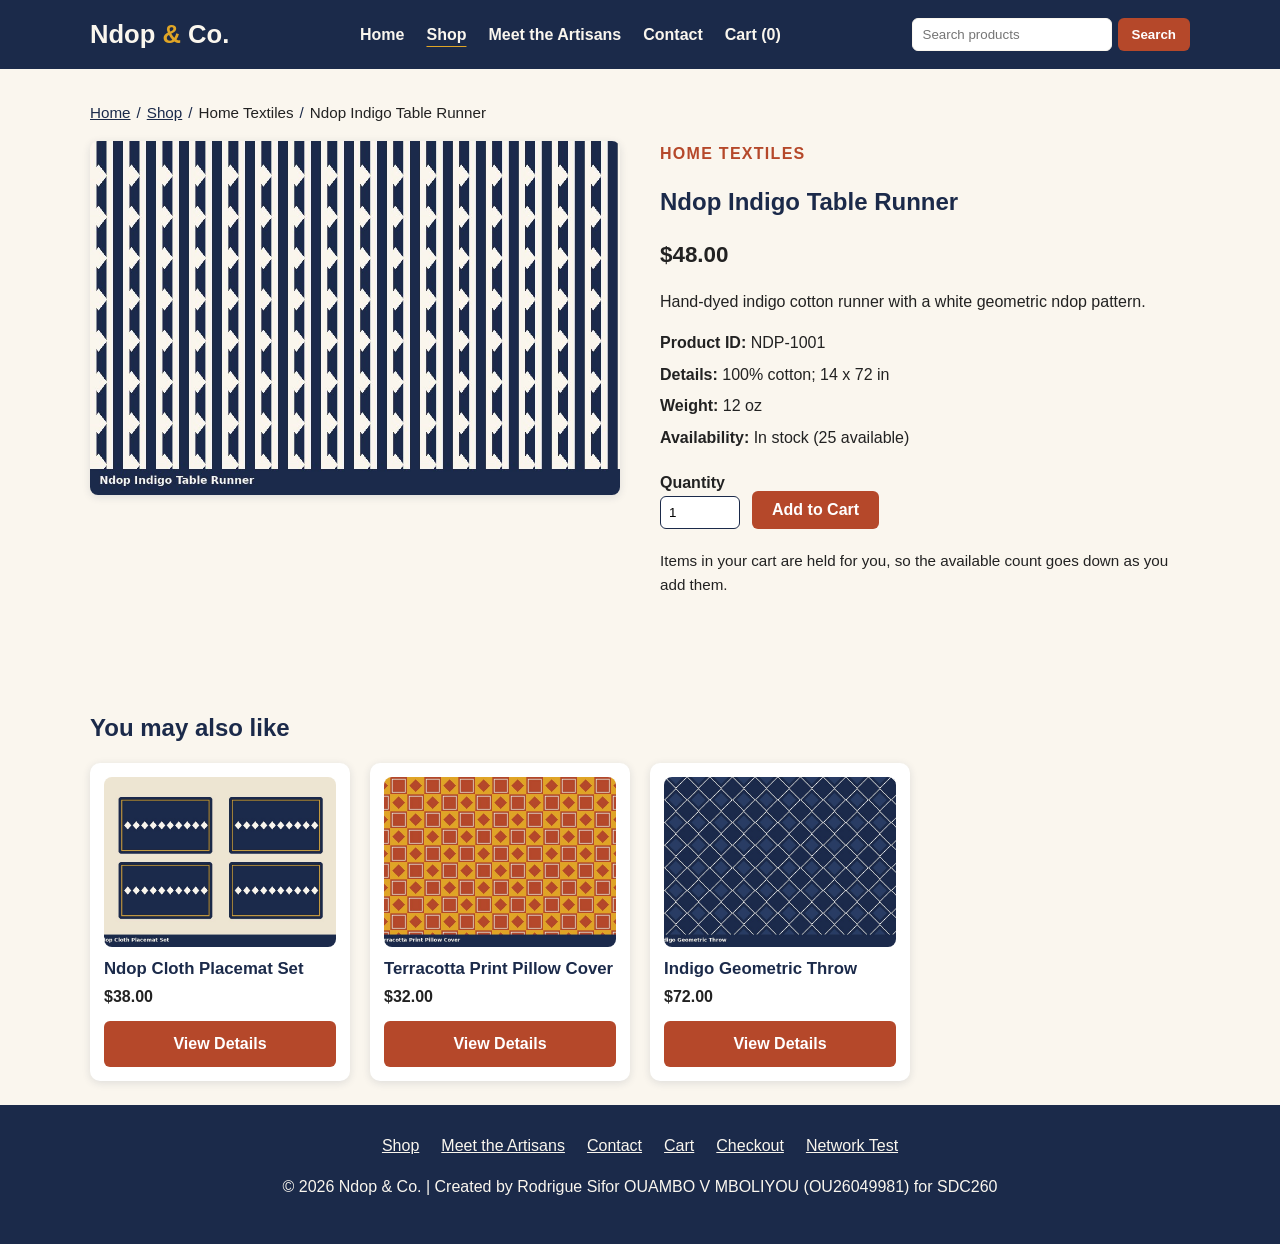
<file: product.html>
<!DOCTYPE html>
<html lang="en">
<head>
    <!--
        Project: SDC260 5.5 Project - Grand Opening (Ndop & Co. online store)
        Author: Rodrigue Sifor OUAMBO V MBOLIYOU (Student ID: OU26049981)
        Date: November 24, 2026 (last updated)
        Purpose: Product Detail page for Ndop &amp; Co. One HTML template now serves every product: js/product.js reads ?id= from the address bar and fills in the details from js/products.js.
    -->
    <meta charset="UTF-8">
    <meta name="viewport" content="width=device-width, initial-scale=1.0">
    <meta name="description" content="Ndop &amp; Co. - handmade, Cameroonian-inspired textiles and home goods.">
    <title>Ndop Indigo Table Runner | Ndop &amp; Co.</title>
    <link rel="icon" href="images/favicon.svg" type="image/svg+xml">
    <link rel="stylesheet" href="css/styles.css">
</head>
<body>
    <a class="skip-link" href="#main">Skip to main content</a>

    <header class="site-header">
        <div class="container header-inner">
            <a class="logo" href="index.html" aria-label="Ndop and Co. home">Ndop <span>&amp;</span> Co.</a>

            <input type="checkbox" id="nav-toggle" class="nav-toggle" aria-label="Show or hide the main menu">
            <label for="nav-toggle" class="menu-button">Menu</label>
            <nav aria-label="Main">
                <ul class="nav-list">
                        <li><a href="index.html">Home</a></li>
                        <li><a href="shop.html" aria-current="page">Shop</a></li>
                        <li><a href="about.html">Meet the Artisans</a></li>
                        <li><a href="contact.html">Contact</a></li>
                        <li><a href="cart.html">Cart (0)</a></li>
                </ul>
            </nav>

            <form class="search" action="shop.html" method="get" role="search">
                <label for="q" class="visually-hidden">Search products</label>
                <input type="search" id="q" name="q" placeholder="Search products">
                <button type="submit">Search</button>
            </form>
        </div>
    </header>
    <main id="main">
        <div class="container page-hero">
            <nav class="breadcrumb" aria-label="Breadcrumb">
                <ol>
                    <li><a href="index.html">Home</a></li>
                    <li><a href="shop.html">Shop</a></li>
                    <li id="detail-crumb-cat">Home Textiles</li>
                    <li aria-current="page" id="detail-crumb-name">Ndop Indigo Table Runner</li>
                </ol>
            </nav>
        </div>

        <article class="container product-layout">
            <div class="product-photo">
                <img id="detail-image" src="images/ndp-1001.jpg" alt="Indigo table runner with a white geometric ndop pattern">
            </div>
            <div class="product-info">
                <p class="eyebrow" id="detail-category">Home Textiles</p>
                <h1 id="detail-name">Ndop Indigo Table Runner</h1>
                <p class="price" id="detail-price">$48.00</p>
                <p id="detail-description">Hand-dyed indigo cotton runner with a white geometric ndop pattern.</p>
                <ul class="product-meta">
                    <li><strong>Product ID:</strong> <span id="detail-id">NDP-1001</span></li>
                    <li><strong>Details:</strong> <span id="detail-details">100% cotton; 14 x 72 in</span></li>
                    <li><strong>Weight:</strong> <span id="detail-weight">12 oz</span></li>
                    <li><strong>Availability:</strong> <span id="detail-stock">In stock (25)</span></li>
                </ul>
                <form class="add-form">
                    <div>
                        <label for="qty">Quantity</label>
                        <input type="number" id="qty" name="qty" min="1" max="25" value="1">
                    </div>
                    <button class="btn btn-primary" type="submit">Add to Cart</button>
                </form>
                <p class="note">Items in your cart are held for you, so the available count goes down as you add them.</p>
            </div>
        </article>

        <section class="container featured" aria-labelledby="related-title">
            <h2 id="related-title">You may also like</h2>
            <div class="product-grid" id="related-grid"></div>
        </section>
    </main>

    <footer class="site-footer">
        <div class="container">
            <nav aria-label="Footer">
                <ul class="footer-links">
                    <li><a href="shop.html">Shop</a></li>
                    <li><a href="about.html">Meet the Artisans</a></li>
                    <li><a href="contact.html">Contact</a></li>
                    <li><a href="cart.html">Cart</a></li>
                    <li><a href="checkout.html">Checkout</a></li>
                    <li><a href="network.html">Network Test</a></li>
                </ul>
            </nav>
            <p>&copy; 2026 Ndop &amp; Co. | Created by Rodrigue Sifor OUAMBO V MBOLIYOU (OU26049981) for SDC260</p>
        </div>
    </footer>

    <script src="js/products.js"></script>
    <script src="js/cart.js"></script>
    <script src="js/product.js"></script>
</body>
</html>
</file>
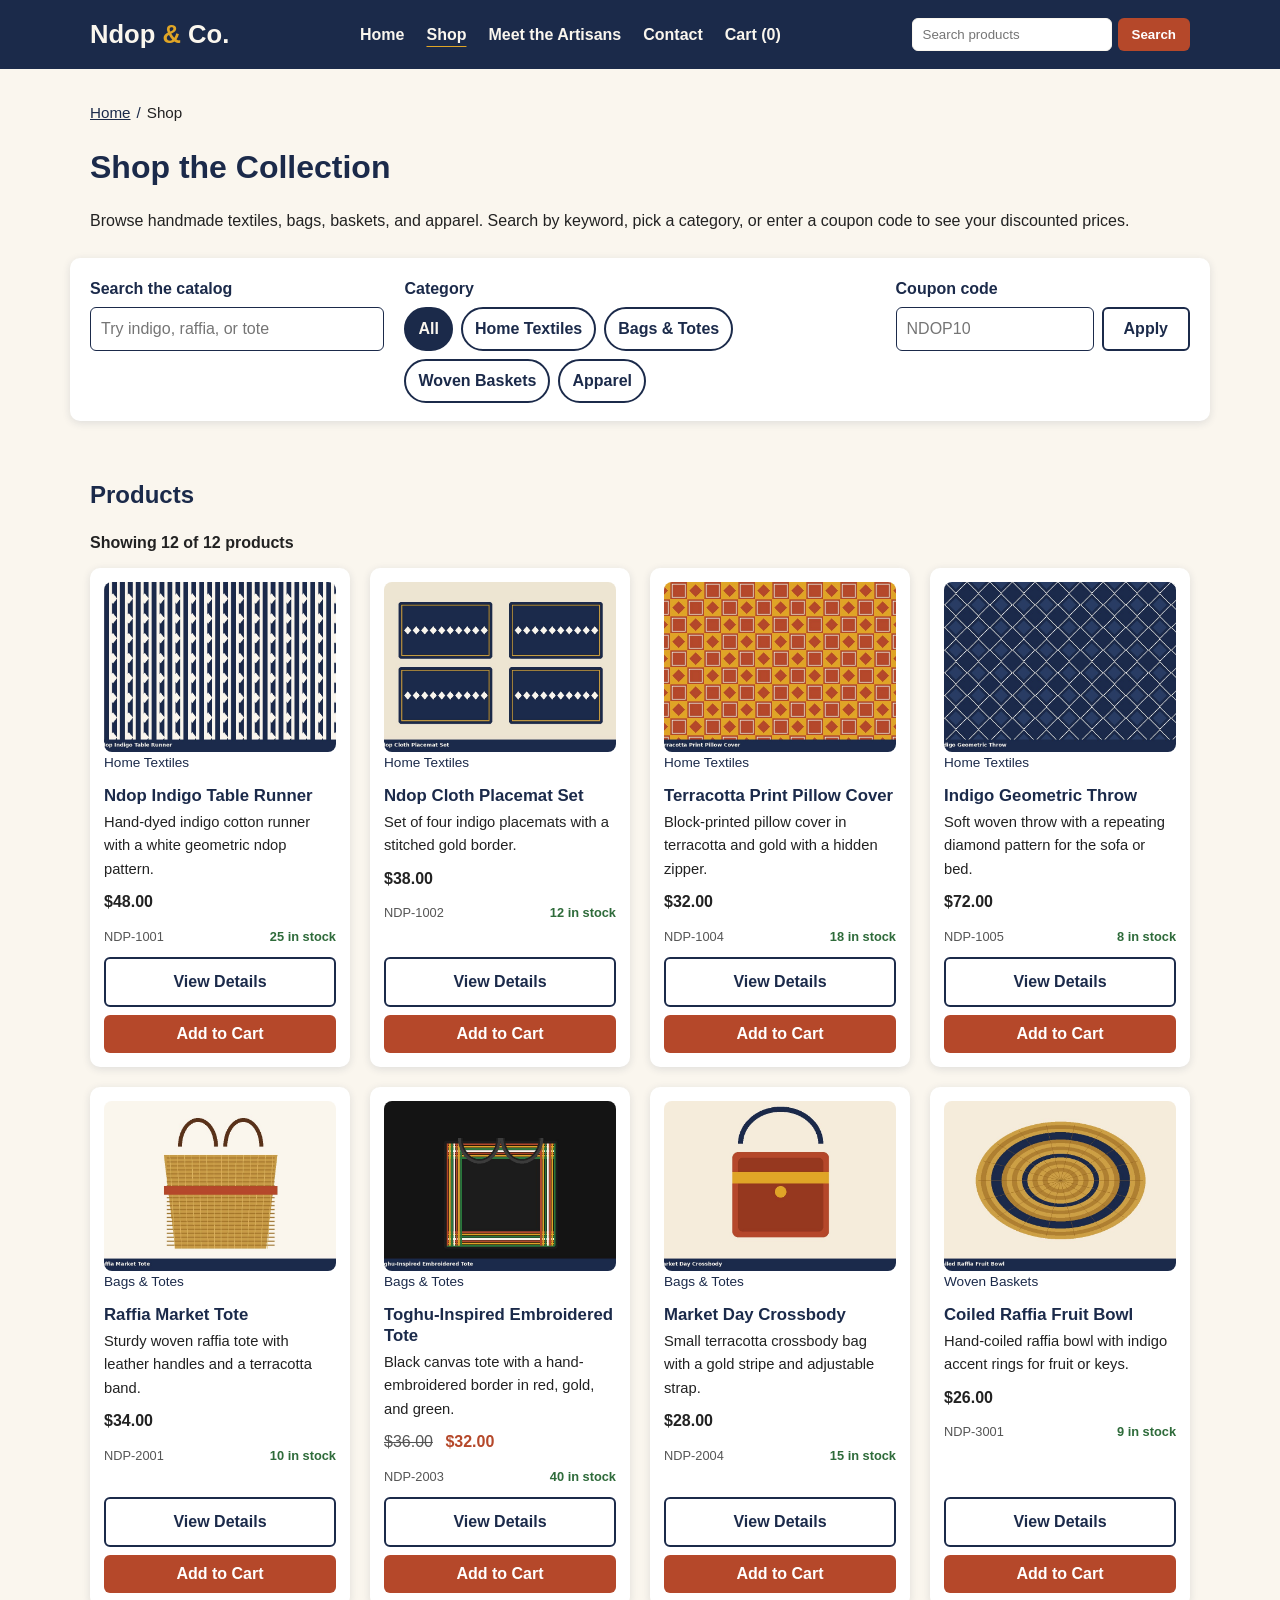
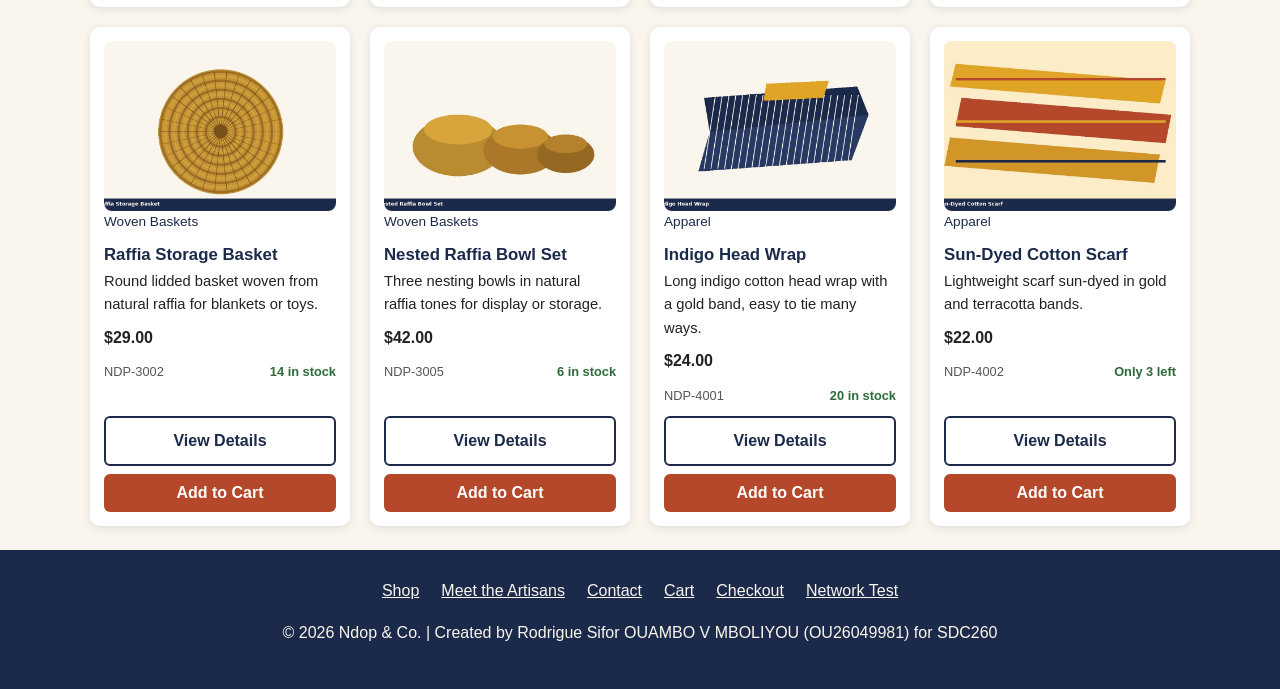
<file: shop.html>
<!DOCTYPE html>
<html lang="en">
<head>
    <!--
        Project: SDC260 5.5 Project - Grand Opening (Ndop & Co. online store)
        Author: Rodrigue Sifor OUAMBO V MBOLIYOU (Student ID: OU26049981)
        Date: November 24, 2026 (last updated)
        Purpose: Shop catalog page for Ndop &amp; Co. The product cards are no longer typed into the HTML; js/shop.js loops through the product data in js/products.js and builds them. Shoppers can search, filter by category, and try a coupon code that updates the prices on the cards.
    -->
    <meta charset="UTF-8">
    <meta name="viewport" content="width=device-width, initial-scale=1.0">
    <meta name="description" content="Ndop &amp; Co. - handmade, Cameroonian-inspired textiles and home goods.">
    <title>Shop the Collection | Ndop &amp; Co.</title>
    <link rel="icon" href="images/favicon.svg" type="image/svg+xml">
    <link rel="stylesheet" href="css/styles.css">
</head>
<body>
    <a class="skip-link" href="#main">Skip to main content</a>

    <header class="site-header">
        <div class="container header-inner">
            <a class="logo" href="index.html" aria-label="Ndop and Co. home">Ndop <span>&amp;</span> Co.</a>

            <input type="checkbox" id="nav-toggle" class="nav-toggle" aria-label="Show or hide the main menu">
            <label for="nav-toggle" class="menu-button">Menu</label>
            <nav aria-label="Main">
                <ul class="nav-list">
                        <li><a href="index.html">Home</a></li>
                        <li><a href="shop.html" aria-current="page">Shop</a></li>
                        <li><a href="about.html">Meet the Artisans</a></li>
                        <li><a href="contact.html">Contact</a></li>
                        <li><a href="cart.html">Cart (0)</a></li>
                </ul>
            </nav>

            <form class="search" action="shop.html" method="get" role="search">
                <label for="q" class="visually-hidden">Search products</label>
                <input type="search" id="q" name="q" placeholder="Search products">
                <button type="submit">Search</button>
            </form>
        </div>
    </header>
    <main id="main">
        <header class="container page-hero">
            <nav class="breadcrumb" aria-label="Breadcrumb">
                <ol>
                    <li><a href="index.html">Home</a></li>
                    <li aria-current="page">Shop</li>
                </ol>
            </nav>
            <h1>Shop the Collection</h1>
            <p>Browse handmade textiles, bags, baskets, and apparel. Search by keyword, pick a category, or enter a coupon code to see your discounted prices.</p>
        </header>

        <section class="container shop-tools" aria-label="Search, filter, and coupon">
            <div class="tool">
                <label for="shop-search">Search the catalog</label>
                <input type="search" id="shop-search" placeholder="Try indigo, raffia, or tote">
            </div>

            <div class="tool" role="group" aria-labelledby="filter-label">
                <p id="filter-label" class="tool-label">Category</p>
                <div class="filter-buttons">
                    <button type="button" class="filter-btn" data-category="All" aria-pressed="true">All</button>
                    <button type="button" class="filter-btn" data-category="Home Textiles" aria-pressed="false">Home Textiles</button>
                    <button type="button" class="filter-btn" data-category="Bags &amp; Totes" aria-pressed="false">Bags &amp; Totes</button>
                    <button type="button" class="filter-btn" data-category="Woven Baskets" aria-pressed="false">Woven Baskets</button>
                    <button type="button" class="filter-btn" data-category="Apparel" aria-pressed="false">Apparel</button>
                </div>
            </div>

            <form class="tool coupon-form" id="shop-coupon-form" novalidate>
                <label for="shop-coupon">Coupon code</label>
                <div class="inline-field">
                    <input type="text" id="shop-coupon" placeholder="NDOP10" autocomplete="off">
                    <button type="submit" class="btn btn-secondary">Apply</button>
                </div>
                <p id="shop-coupon-message" class="form-message" aria-live="polite"></p>
            </form>
        </section>

        <section class="container page-section" aria-labelledby="catalog-title">
            <h2 id="catalog-title">Products</h2>
            <p id="result-count" class="result-count" aria-live="polite"></p>
            <!-- Product cards are created by js/shop.js -->
            <div class="product-grid" id="product-grid"></div>
        </section>
    </main>

    <footer class="site-footer">
        <div class="container">
            <nav aria-label="Footer">
                <ul class="footer-links">
                    <li><a href="shop.html">Shop</a></li>
                    <li><a href="about.html">Meet the Artisans</a></li>
                    <li><a href="contact.html">Contact</a></li>
                    <li><a href="cart.html">Cart</a></li>
                    <li><a href="checkout.html">Checkout</a></li>
                    <li><a href="network.html">Network Test</a></li>
                </ul>
            </nav>
            <p>&copy; 2026 Ndop &amp; Co. | Created by Rodrigue Sifor OUAMBO V MBOLIYOU (OU26049981) for SDC260</p>
        </div>
    </footer>

    <script src="js/products.js"></script>
    <script src="js/cart.js"></script>
    <script src="js/coupons.js"></script>
    <script src="js/shop.js"></script>
</body>
</html>
</file>
<file: css/styles.css>
/*
    Project: SDC260 5.5 Project - Grand Opening (Ndop & Co. online store)
    Author: Rodrigue Sifor OUAMBO V MBOLIYOU (Student ID: OU26049981)
    Date: November 24, 2026 (last updated)
    Purpose: Shared brand stylesheet for every Ndop & Co. page. It defines the Coolors
             palette as CSS custom properties, styles the shared header, navigation,
             and footer, and uses Flexbox, CSS Grid, and media queries so the layout
             adapts across mobile, tablet, and desktop screens.
             Contrast (WebAIM): #222222 on #FAF6EE = 14.75:1,
             #FFFFFF on #B5482A = 5.35:1, #FAF6EE on #1B2A4A = 13.19:1.
*/

/* ===== Brand palette ===== */
:root {
    --indigo: #1B2A4A;      /* Space Indigo: header, footer, headings */
    --cream: #FAF6EE;       /* Floral White: page background */
    --terracotta: #B5482A;  /* Rusty Spice: buttons and calls to action */
    --gold: #E0A526;        /* Amber Honey: accents only (never small text on cream) */
    --charcoal: #222222;    /* Carbon Black: body text */
    --white: #FFFFFF;
}

/* ===== Base ===== */
*,
*::before,
*::after {
    box-sizing: border-box;
}

body {
    margin: 0;
    font-family: "Segoe UI", Roboto, Arial, sans-serif;
    font-size: 1rem;
    line-height: 1.6;
    color: var(--charcoal);
    background-color: var(--cream);
}

h1, h2, h3, h4 {
    color: var(--indigo);
    line-height: 1.25;
}

img {
    max-width: 100%;
    height: auto;
    display: block;
}

.container {
    max-width: 1140px;
    margin: 0 auto;
    padding: 0 20px;
}

/* Visible keyboard focus on every interactive element */
a:focus-visible,
button:focus-visible,
input:focus-visible,
select:focus-visible,
textarea:focus-visible,
summary:focus-visible {
    outline: 3px solid var(--gold);
    outline-offset: 2px;
}

/* Hidden visually but still read by screen readers */
.visually-hidden {
    position: absolute;
    width: 1px;
    height: 1px;
    overflow: hidden;
    clip-path: inset(50%);
    white-space: nowrap;
}

/* Skip link appears only when it receives keyboard focus */
.skip-link {
    position: absolute;
    left: -9999px;
}

.skip-link:focus {
    left: 10px;
    top: 10px;
    padding: 8px 12px;
    background-color: var(--gold);
    color: var(--indigo);
    z-index: 10;
}

/* ===== Buttons ===== */
.btn {
    display: inline-block;
    padding: 10px 20px;
    border: 0;
    border-radius: 6px;
    font-weight: 600;
    font-size: 1rem;
    text-decoration: none;
    cursor: pointer;
    font-family: inherit;
}

.btn-primary {
    background-color: var(--terracotta);
    color: var(--white);
}

.btn-primary:hover {
    background-color: #963A21;
}

.btn-secondary {
    background-color: transparent;
    color: var(--indigo);
    border: 2px solid var(--indigo);
}

.btn-secondary:hover {
    background-color: var(--gold);
}

/* ===== Header and mobile navigation ===== */
.site-header {
    background-color: var(--indigo);
    color: var(--cream);
}

.header-inner {
    display: flex;
    flex-wrap: wrap;
    align-items: center;
    justify-content: space-between;
    gap: 16px;
    padding-top: 14px;
    padding-bottom: 14px;
}

.logo {
    font-size: 1.6rem;
    font-weight: 700;
    color: var(--cream);
    text-decoration: none;
}

.logo span {
    color: var(--gold);
}

.nav-toggle {
    position: absolute;
    width: 1px;
    height: 1px;
    overflow: hidden;
    clip-path: inset(50%);
    white-space: nowrap;
}

.menu-button {
    display: none;
    cursor: pointer;
    font-weight: 700;
    color: var(--cream);
    border: 2px solid var(--cream);
    border-radius: 6px;
    padding: 6px 14px;
}

.nav-list,
.footer-links {
    display: flex;
    flex-wrap: wrap;
    gap: 22px;
    margin: 0;
    padding: 0;
    list-style: none;
}

.nav-list a {
    color: var(--cream);
    text-decoration: none;
    font-weight: 600;
}

.nav-list a:hover,
.nav-list a[aria-current="page"] {
    text-decoration: underline;
    text-decoration-color: var(--gold);
    text-underline-offset: 6px;
}

.search {
    display: flex;
    gap: 6px;
}

.search input {
    padding: 8px 10px;
    border: 1px solid var(--cream);
    border-radius: 6px;
    min-width: 200px;
}

.search button {
    padding: 8px 14px;
    border: 0;
    border-radius: 6px;
    background-color: var(--terracotta);
    color: var(--white);
    font-weight: 600;
    cursor: pointer;
}

/* ===== Hero ===== */
.hero {
    padding: 56px 0;
    border-bottom: 6px solid var(--gold);
}

.hero-inner {
    display: grid;
    grid-template-columns: 1.1fr 0.9fr;
    gap: 40px;
    align-items: center;
}

.eyebrow {
    margin: 0;
    color: var(--terracotta);
    font-weight: 700;
    text-transform: uppercase;
    letter-spacing: 0.08em;
}

.hero h1 {
    font-size: 2.6rem;
    margin: 8px 0 16px;
}

.hero-art {
    min-height: 300px;
    border-radius: 12px;
    background-color: var(--indigo);
    background-image:
        repeating-linear-gradient(45deg, rgba(250, 246, 238, 0.85) 0 6px, transparent 6px 34px),
        repeating-linear-gradient(-45deg, rgba(250, 246, 238, 0.85) 0 6px, transparent 6px 34px);
}

/* ===== Categories and product cards ===== */
.categories,
.featured,
.page-section {
    padding-top: 40px;
    padding-bottom: 24px;
}

.tile-grid {
    display: grid;
    grid-template-columns: repeat(4, 1fr);
    gap: 16px;
    margin: 0;
    padding: 0;
    list-style: none;
}

.tile {
    display: block;
    padding: 34px 16px;
    border: 2px solid var(--indigo);
    border-radius: 10px;
    background-color: var(--white);
    color: var(--indigo);
    font-weight: 700;
    text-align: center;
    text-decoration: none;
}

.tile:hover {
    background-color: var(--gold);
}

.product-grid {
    display: grid;
    grid-template-columns: repeat(4, 1fr);
    gap: 20px;
}

.product-card {
    padding: 14px;
    border-radius: 10px;
    background-color: var(--white);
    box-shadow: 0 2px 8px rgba(27, 42, 74, 0.12);
    display: flex;
    flex-direction: column;
}

.product-card h3 {
    font-size: 1.05rem;
    margin: 12px 0 4px;
}

.product-card .category-label {
    margin: 0;
    font-size: 0.85rem;
    color: var(--indigo);
}

.price {
    margin: 0 0 12px;
    font-weight: 700;
}

.price del {
    font-weight: 400;
    margin-right: 8px;
    color: #555555;
}

.price .sale {
    color: var(--terracotta);
}

.product-card img,
.product-photo img {
    width: 100%;
    height: 170px;
    object-fit: cover;
    border-radius: 8px;
}

.product-card .btn {
    margin-top: auto;
    text-align: center;
}

/* ===== Promises bar ===== */
.promises {
    margin-top: 40px;
    padding: 18px 0;
    background-color: var(--gold);
    color: var(--indigo);
}

.promise-list {
    display: flex;
    flex-wrap: wrap;
    justify-content: space-around;
    gap: 12px;
    margin: 0 auto;
    list-style: none;
    padding: 0;
}

/* ===== Footer ===== */
.site-footer {
    padding: 28px 0;
    background-color: var(--indigo);
    color: var(--cream);
    text-align: center;
}

.footer-links {
    justify-content: center;
    margin-bottom: 12px;
}

.site-footer a {
    color: var(--cream);
}

/* ===== Page titles, breadcrumbs, and intro copy ===== */
/* Only top and bottom padding, so the .container side padding still applies
   (Week 5 fix: the shorthand removed the 20px side padding on small screens) */
.page-hero {
    padding-top: 32px;
    padding-bottom: 8px;
}

.breadcrumb {
    margin: 0 0 8px;
    font-size: 0.95rem;
}

.breadcrumb ol {
    display: flex;
    flex-wrap: wrap;
    gap: 6px;
    margin: 0;
    padding: 0;
    list-style: none;
}

.breadcrumb li:not(:last-child)::after {
    content: "/";
    margin-left: 6px;
    color: var(--indigo);
}

.breadcrumb a {
    color: var(--indigo);
}

/* ===== Product detail ===== */
.product-layout {
    display: grid;
    grid-template-columns: 1fr 1fr;
    gap: 40px;
    align-items: start;
    padding-bottom: 40px;
}

.product-photo img {
    height: auto;
    min-height: 280px;
    background-color: var(--white);
    box-shadow: 0 2px 8px rgba(27, 42, 74, 0.12);
}

.product-info .price {
    font-size: 1.4rem;
}

.product-meta {
    margin: 16px 0;
    padding: 0;
    list-style: none;
}

.product-meta li {
    margin-bottom: 6px;
}

.add-form {
    display: flex;
    flex-wrap: wrap;
    align-items: end;
    gap: 12px;
    margin: 20px 0;
}

.add-form label {
    font-weight: 700;
    display: block;
}

.add-form input[type="number"] {
    width: 80px;
    padding: 8px;
    border: 1px solid var(--indigo);
    border-radius: 6px;
}

/* ===== Cart table ===== */
.cart-table {
    width: 100%;
    border-collapse: collapse;
    background-color: var(--white);
    margin: 16px 0 24px;
}

.cart-table th,
.cart-table td {
    text-align: left;
    padding: 12px;
    border-bottom: 1px solid #d8d2c4;
    vertical-align: middle;
}

.cart-table th {
    background-color: var(--indigo);
    color: var(--cream);
}

.cart-table img {
    width: 80px;
    height: 56px;
    object-fit: cover;
    border-radius: 4px;
}

.cart-item {
    display: flex;
    align-items: center;
    gap: 12px;
}

.totals {
    max-width: 360px;
    margin-left: auto;
    background-color: var(--white);
    padding: 16px 20px;
    border-radius: 10px;
}

.totals p {
    display: flex;
    justify-content: space-between;
    margin: 8px 0;
}

.totals .grand {
    font-weight: 700;
    font-size: 1.15rem;
    border-top: 2px solid var(--indigo);
    padding-top: 10px;
}

.cart-actions {
    display: flex;
    justify-content: flex-end;
    gap: 12px;
    margin: 20px 0 40px;
}

/* ===== Checkout layout and forms ===== */
.checkout-layout {
    display: grid;
    grid-template-columns: 1.4fr 0.9fr;
    gap: 32px;
    align-items: start;
    padding-bottom: 48px;
}

.checkout-form fieldset {
    border: 1px solid #d8d2c4;
    border-radius: 10px;
    background-color: var(--white);
    margin: 0 0 20px;
    padding: 16px 20px 20px;
}

.checkout-form legend {
    font-weight: 700;
    color: var(--indigo);
    padding: 0 6px;
}

.field {
    margin-bottom: 14px;
}

.field label {
    display: block;
    font-weight: 700;
    margin-bottom: 4px;
}

.field input,
.field select,
.field textarea {
    width: 100%;
    padding: 8px 10px;
    border: 1px solid var(--indigo);
    border-radius: 6px;
    font: inherit;
    background-color: var(--white);
}

.field-row {
    display: grid;
    grid-template-columns: 1fr 1fr;
    gap: 16px;
}

.order-summary {
    background-color: var(--white);
    border-radius: 10px;
    padding: 20px;
    box-shadow: 0 2px 8px rgba(27, 42, 74, 0.12);
}

.note {
    font-size: 0.95rem;
}

/* ===== Confirmation ===== */
.confirm-box {
    max-width: 720px;
    margin: 0 auto 48px;
    background-color: var(--white);
    border-top: 6px solid var(--gold);
    border-radius: 10px;
    padding: 32px;
    box-shadow: 0 2px 8px rgba(27, 42, 74, 0.12);
}

.order-number {
    font-size: 1.2rem;
    font-weight: 700;
    color: var(--terracotta);
}

/* ===== Meet the Artisans ===== */
.artisan-grid {
    display: grid;
    grid-template-columns: repeat(3, 1fr);
    gap: 24px;
    padding-bottom: 48px;
}

.artisan-card {
    background-color: var(--white);
    border-radius: 10px;
    padding: 20px;
    box-shadow: 0 2px 8px rgba(27, 42, 74, 0.12);
}

.avatar {
    width: 72px;
    height: 72px;
    border-radius: 50%;
    background-color: var(--indigo);
    color: var(--cream);
    display: flex;
    align-items: center;
    justify-content: center;
    font-weight: 700;
    font-size: 1.3rem;
    margin-bottom: 12px;
}

/* ===== Responsive breakpoints ===== */
@media (max-width: 1024px) {
    .product-grid,
    .tile-grid {
        grid-template-columns: repeat(3, 1fr);
    }
}

@media (max-width: 800px) {
    .hero-inner,
    .product-layout,
    .checkout-layout {
        grid-template-columns: 1fr;
    }

    .tile-grid,
    .product-grid,
    .artisan-grid {
        grid-template-columns: 1fr 1fr;
    }

    .hero-art {
        display: none;
    }

    .hero h1 {
        font-size: 2rem;
    }

    .menu-button {
        display: inline-block;
        order: 2;
    }

    nav[aria-label="Main"] {
        order: 4;
        width: 100%;
    }

    .nav-toggle:not(:checked) + .menu-button + nav {
        display: none;
    }

    .nav-list {
        flex-direction: column;
        gap: 12px;
        padding: 12px 0 4px;
    }

    .search {
        flex: 1 1 180px;
    }

    .search input {
        min-width: 0;
        flex: 1;
    }

    .field-row {
        grid-template-columns: 1fr;
    }

    .totals,
    .cart-actions {
        margin-left: 0;
        justify-content: stretch;
    }

    .cart-actions {
        flex-direction: column;
    }
}

@media (max-width: 560px) {
    .tile-grid,
    .product-grid,
    .artisan-grid {
        grid-template-columns: 1fr;
    }

    .cart-table th:nth-child(3),
    .cart-table td:nth-child(3) {
        display: none;
    }
}

/* =====================================================================
   Week 3 additions (3.6 Make It Click): shop tools, coupon messages,
   form validation states, and the contact page layout
   ===================================================================== */

/* ===== Shop tools: search, category filter, coupon ===== */
.shop-tools {
    display: grid;
    grid-template-columns: 1fr 1.6fr 1fr;
    gap: 20px;
    align-items: start;
    background-color: var(--white);
    border-radius: 10px;
    padding: 18px 20px;
    box-shadow: 0 2px 8px rgba(27, 42, 74, 0.12);
}

.tool label,
.tool-label {
    display: block;
    font-weight: 700;
    margin: 0 0 6px;
    color: var(--indigo);
}

.tool input {
    width: 100%;
    padding: 8px 10px;
    border: 1px solid var(--indigo);
    border-radius: 6px;
    font: inherit;
}

.filter-buttons {
    display: flex;
    flex-wrap: wrap;
    gap: 8px;
}

.filter-btn {
    padding: 7px 12px;
    border: 2px solid var(--indigo);
    border-radius: 999px;
    background-color: var(--white);
    color: var(--indigo);
    font: inherit;
    font-weight: 600;
    cursor: pointer;
}

.filter-btn[aria-pressed="true"] {
    background-color: var(--indigo);
    color: var(--cream);
}

.filter-btn:focus-visible {
    outline: 3px solid var(--gold);
    outline-offset: 2px;
}

.inline-field {
    display: flex;
    gap: 8px;
}

.inline-field input {
    flex: 1;
    min-width: 0;
}

.result-count {
    margin: 0 0 12px;
    font-weight: 600;
}

.card-text {
    font-size: 0.92rem;
    margin: 0 0 8px;
}

.sku {
    font-size: 0.8rem;
    color: #555555;
    margin: 0 0 10px;
}

.coupon-tag {
    display: inline-block;
    align-self: flex-start;
    margin: -6px 0 8px;
    padding: 2px 8px;
    border-radius: 4px;
    background-color: var(--gold);
    color: var(--charcoal);
    font-size: 0.8rem;
    font-weight: 700;
}

.empty-state {
    grid-column: 1 / -1;
    padding: 24px;
    background-color: var(--white);
    border-radius: 10px;
}

/* ===== Messages and validation states ===== */
.form-message {
    margin: 8px 0 0;
    font-weight: 600;
    min-height: 1.2em;
}

.form-message.success {
    color: #1e6b34;
}

.form-message.error,
.error-text {
    color: #a3261b;
}

.error-text {
    margin: 4px 0 0;
    font-size: 0.9rem;
    min-height: 1.1em;
}

.field input.invalid,
.field textarea.invalid {
    border: 2px solid #a3261b;
    background-color: #fff3f1;
}

.required-note {
    margin: 0 0 12px;
    font-size: 0.92rem;
}

.order-summary p {
    display: flex;
    justify-content: space-between;
    gap: 12px;
}

.order-summary del {
    color: #555555;
    margin-right: 6px;
}

/* ===== Contact page ===== */
.contact-layout {
    display: grid;
    grid-template-columns: 1.4fr 0.9fr;
    gap: 32px;
    align-items: start;
    padding-bottom: 48px;
}

@media (max-width: 1024px) {
    .shop-tools {
        grid-template-columns: 1fr 1fr;
    }

    .shop-tools .coupon-form {
        grid-column: 1 / -1;
    }
}

@media (max-width: 800px) {
    .shop-tools,
    .contact-layout {
        grid-template-columns: 1fr;
    }
}

/* =========================================================
   Week 4: Smart Cart (cart buttons, stock, feedback, tooltip)
   ========================================================= */
.card-actions {
    display: flex;
    gap: 8px;
    margin-top: auto;
    flex-wrap: wrap;
}

.card-actions .btn {
    flex: 1 1 120px;
    text-align: center;
}

.btn:disabled,
.btn.disabled {
    background-color: #9a9a9a;
    border-color: #9a9a9a;
    color: #ffffff;
    cursor: not-allowed;
    opacity: 0.8;
}

.stock-note {
    float: right;
    color: #2e6b3a;
    font-weight: bold;
}

.stock-note.none {
    color: var(--terracotta);
}

/* Sold-out cards are greyed out */
.product-card.sold-out img {
    filter: grayscale(100%);
    opacity: 0.6;
}

.product-card.sold-out h3,
.product-card.sold-out .card-text,
.product-card.sold-out .price {
    color: #8a8a8a;
}

/* Cursor tooltip for sold-out items */
.stock-tooltip {
    position: fixed;
    z-index: 3000;
    padding: 6px 10px;
    border-radius: 6px;
    background-color: var(--terracotta);
    color: #ffffff;
    font-weight: bold;
    font-size: 0.85rem;
    pointer-events: none;
    display: none;
}

.stock-tooltip.show {
    display: block;
}

/* Toast message after Add to Cart */
.toast {
    position: fixed;
    right: 20px;
    bottom: 20px;
    z-index: 2500;
    margin: 0;
    padding: 12px 18px;
    border-radius: 8px;
    background-color: var(--indigo);
    color: #ffffff;
    box-shadow: 0 4px 14px rgba(0, 0, 0, 0.25);
    transform: translateY(150%);
    transition: transform 0.25s ease;
}

.toast.show {
    transform: translateY(0);
}

.toast-error {
    background-color: var(--terracotta);
}

/* Header cart count bounces and turns amber when an item is added */
@keyframes cartBump {
    0% { transform: scale(1); }
    40% { transform: scale(1.25); }
    100% { transform: scale(1); }
}

.nav-list a.cart-bump {
    display: inline-block;
    animation: cartBump 0.6s ease;
    color: var(--gold);
}

/* Cart page quantity buttons */
.qty-controls {
    display: inline-flex;
    align-items: center;
    gap: 10px;
}

.qty-btn {
    width: 32px;
    height: 32px;
    border: 2px solid var(--indigo);
    border-radius: 6px;
    background: #ffffff;
    color: var(--indigo);
    font-weight: bold;
    cursor: pointer;
}

.qty-btn:disabled {
    border-color: #b5b5b5;
    color: #b5b5b5;
    cursor: not-allowed;
}

.link-btn {
    border: none;
    background: none;
    color: var(--terracotta);
    text-decoration: underline;
    cursor: pointer;
    font: inherit;
}

.qty-btn:focus-visible,
.link-btn:focus-visible {
    outline: 3px solid var(--gold);
    outline-offset: 2px;
}

.add-form.sold-out input {
    background-color: #eeeeee;
}

/* =========================================
   Week 5: Grand Opening
   ========================================= */

/* Network Connection Test page */
.network-layout {
    display: grid;
    grid-template-columns: 1fr;
    gap: 24px;
    padding-bottom: 40px;
}

.network-banner {
    border-left: 8px solid var(--indigo);
    border-radius: 8px;
    padding: 18px 24px;
    background-color: var(--white);
}

.network-banner h2 {
    margin-top: 0;
}

.network-banner.is-local {
    border-left-color: #2E7D32;
    background-color: #EAF5EA;
}

.network-banner.is-public {
    border-left-color: var(--indigo);
    background-color: #E9EDF5;
}

.network-banner.is-file {
    border-left-color: var(--terracotta);
    background-color: #FBEDE8;
}

.network-card {
    background-color: var(--white);
    border: 1px solid #E2D9C8;
    border-radius: 8px;
    padding: 20px 24px;
}

.network-results {
    display: grid;
    grid-template-columns: repeat(auto-fit, minmax(240px, 1fr));
    gap: 16px;
    margin: 0;
}

.network-results div {
    border: 1px solid #E2D9C8;
    border-radius: 6px;
    padding: 12px 14px;
}

.network-results dt {
    font-weight: 700;
    color: var(--indigo);
}

.network-results dd {
    margin: 4px 0 0;
    overflow-wrap: anywhere;
}

.network-actions {
    display: flex;
    flex-wrap: wrap;
    align-items: center;
    gap: 18px;
    margin-top: 18px;
}

code {
    background-color: #F1ECE2;
    padding: 1px 5px;
    border-radius: 4px;
}

/* Page Not Found */
.not-found {
    text-align: center;
    padding-bottom: 60px;
}

.not-found-links {
    display: flex;
    justify-content: center;
    flex-wrap: wrap;
    gap: 14px;
}

/* Accessibility review: the menu checkbox is only used on small screens,
   so it is removed from the tab order on wide screens */
.nav-toggle {
    display: none;
}

@media (max-width: 800px) {
    .nav-toggle {
        display: block;
    }

    .nav-toggle:focus-visible + .menu-button {
        outline: 3px solid var(--gold);
        outline-offset: 2px;
    }
}
</file>
